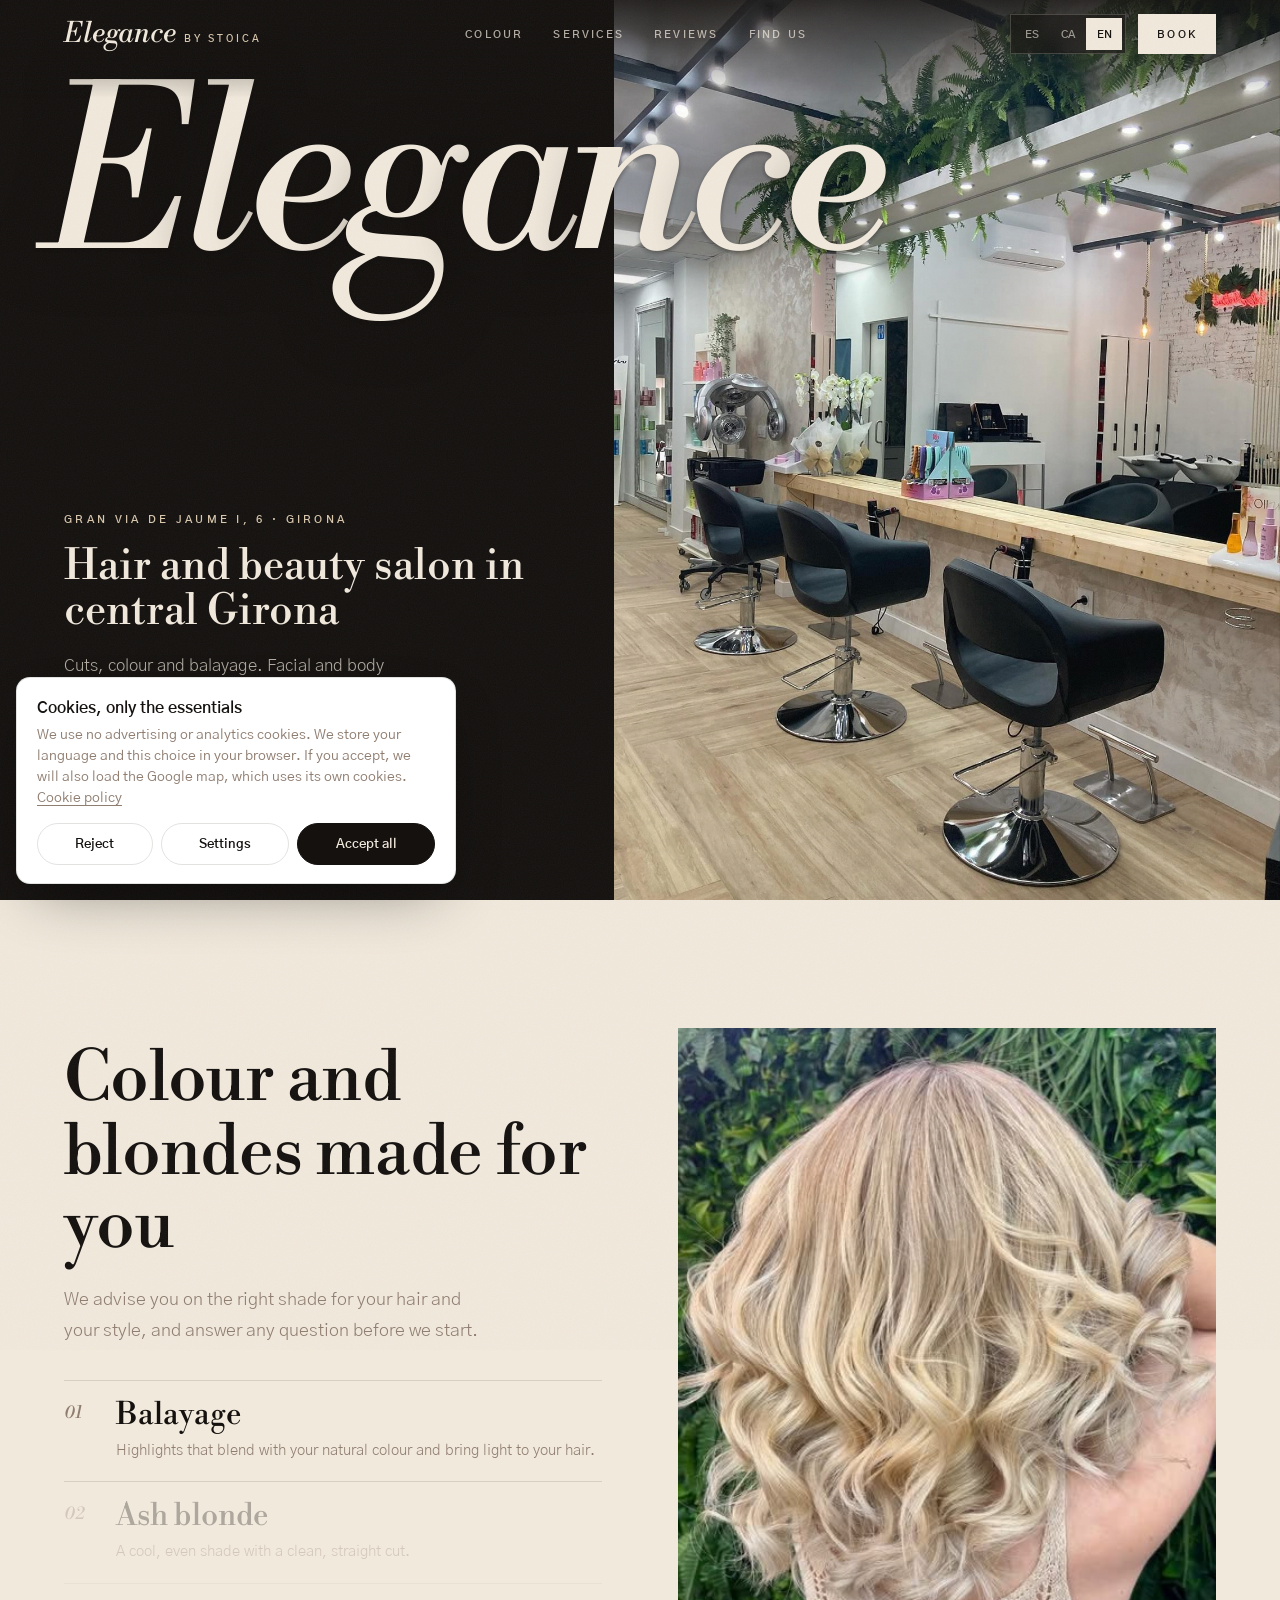
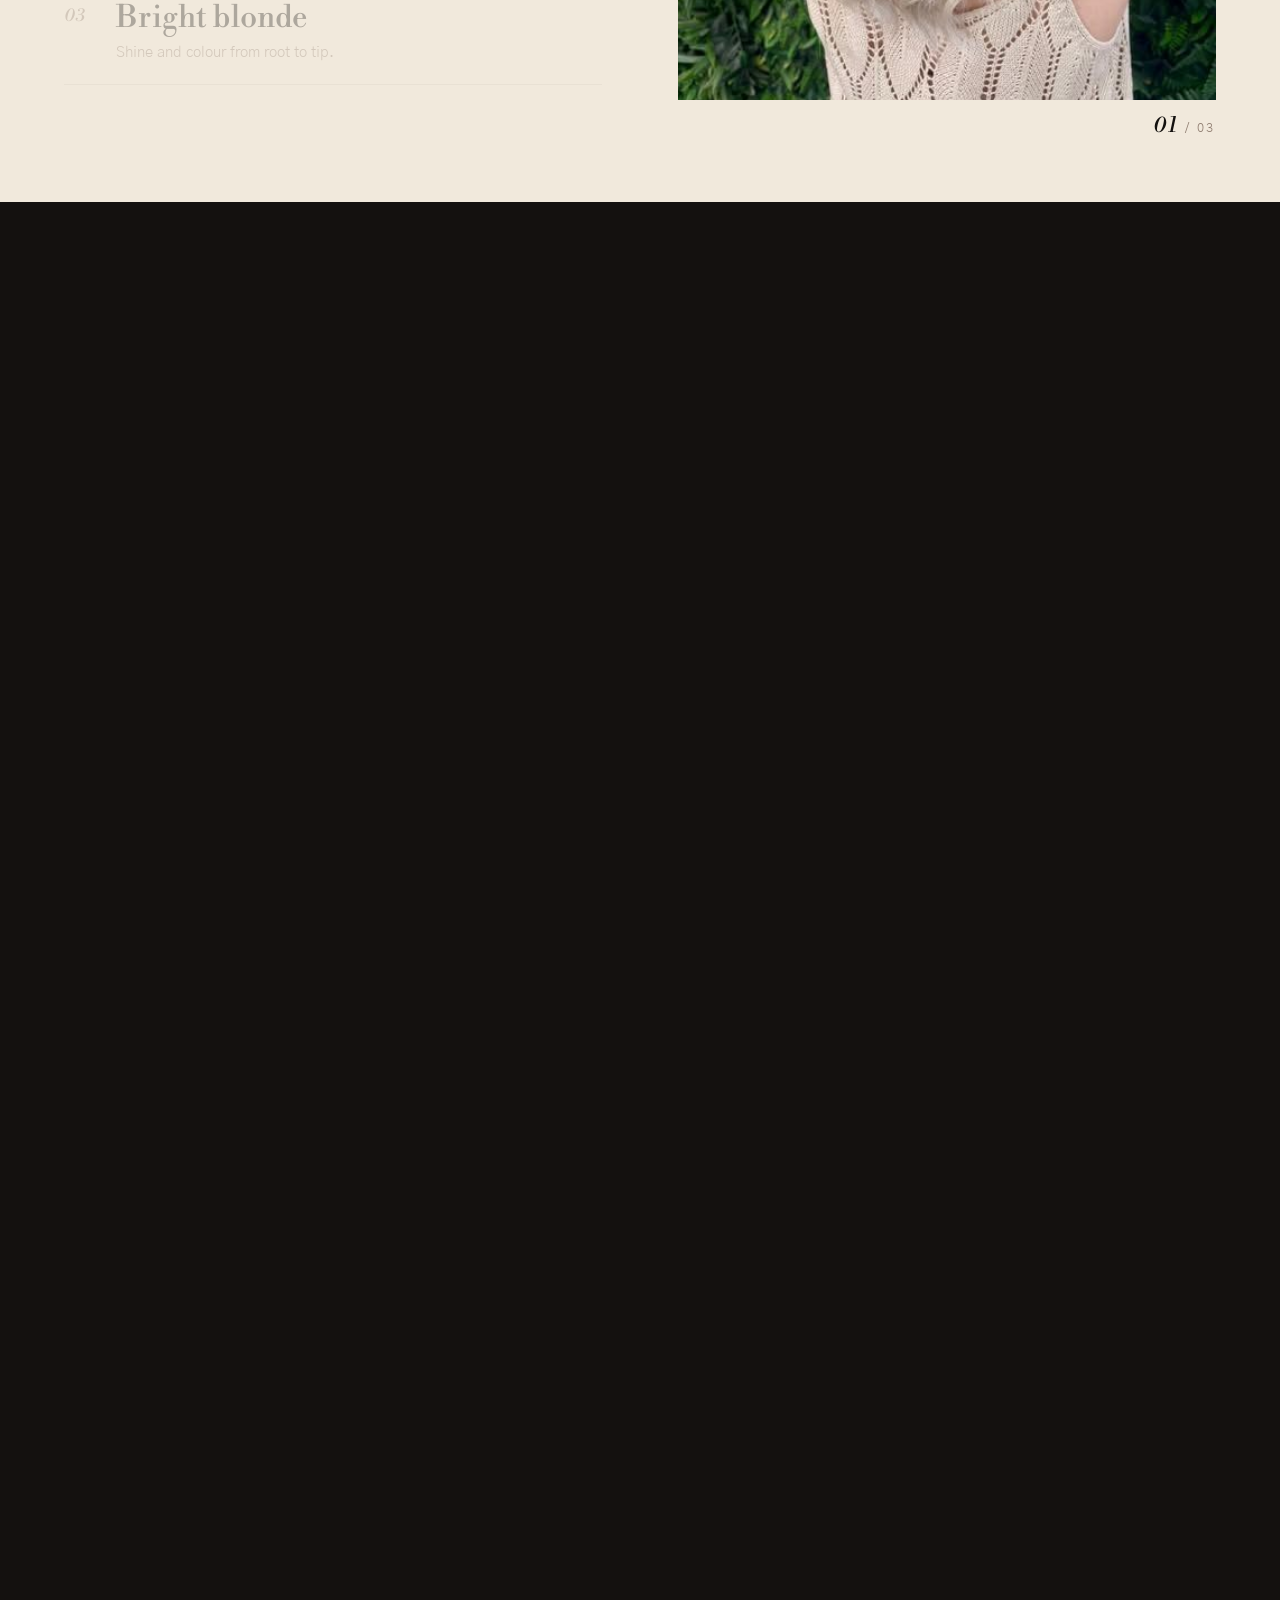
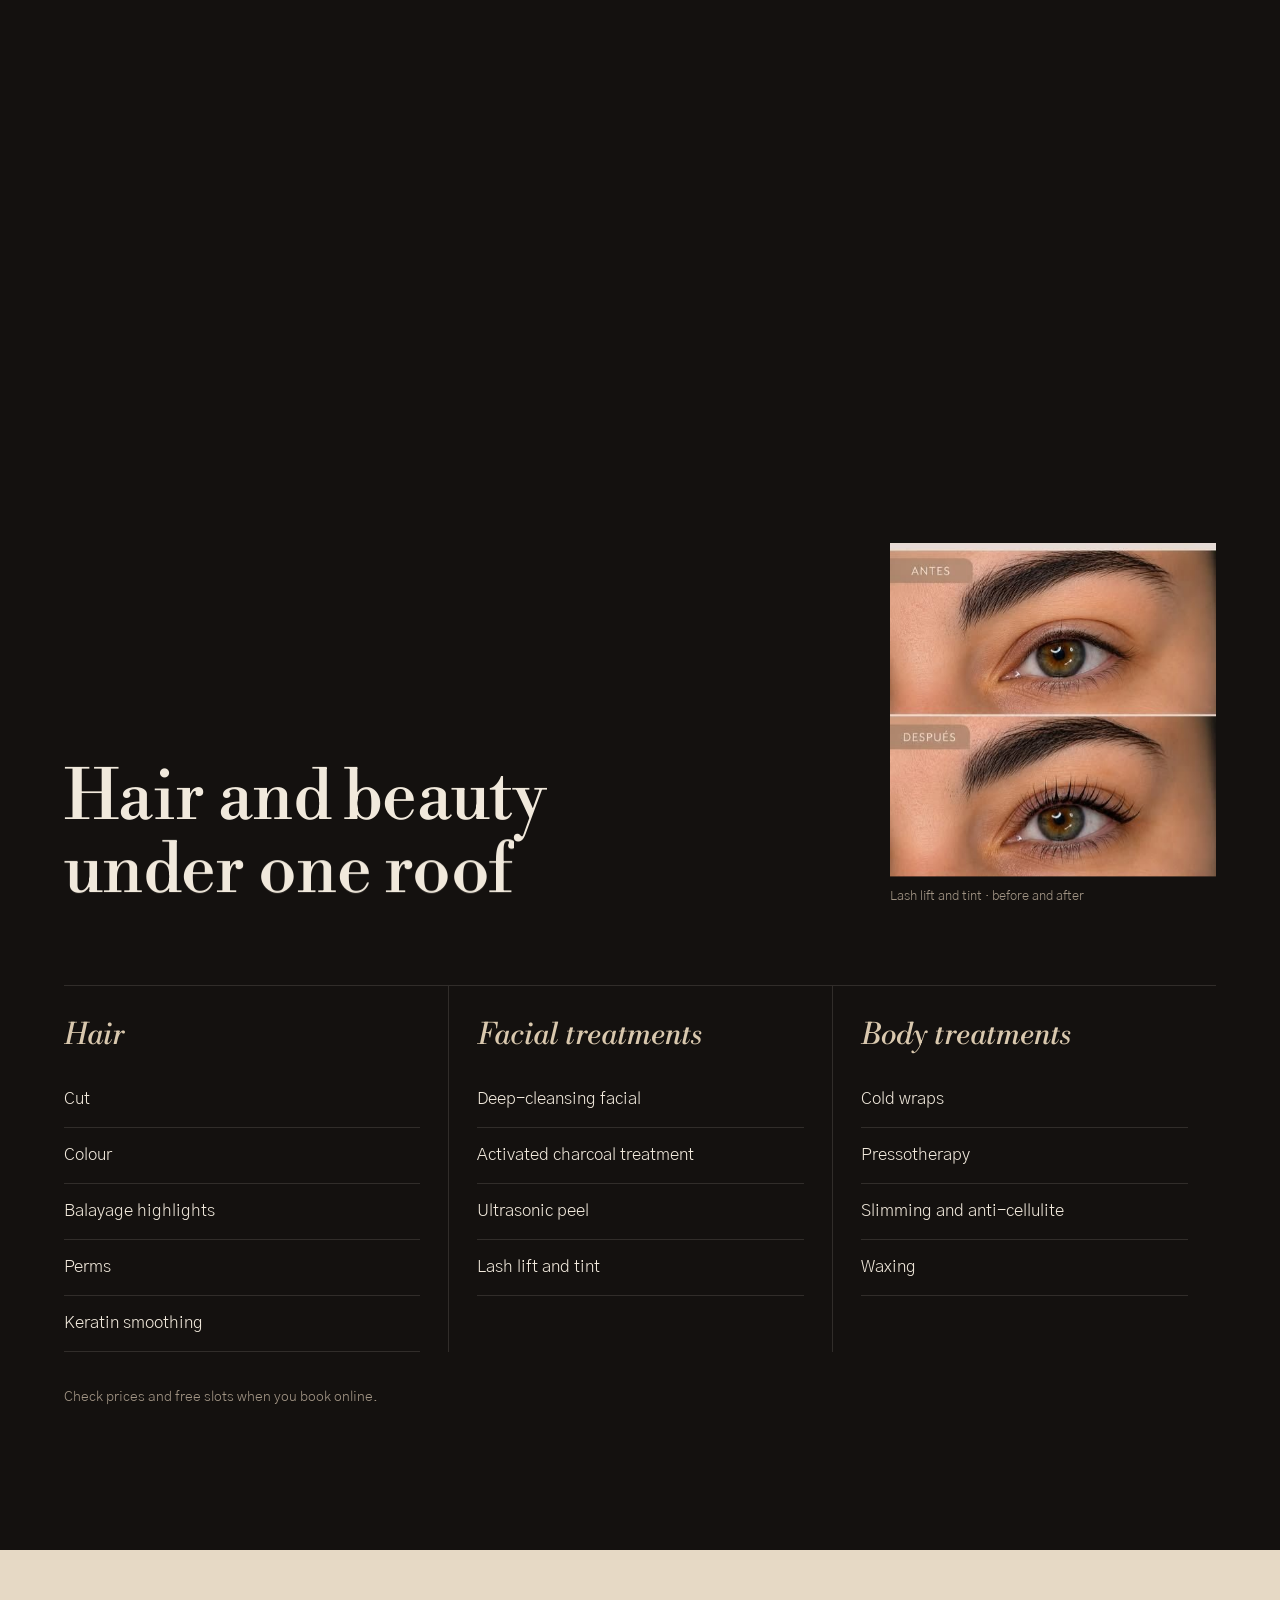
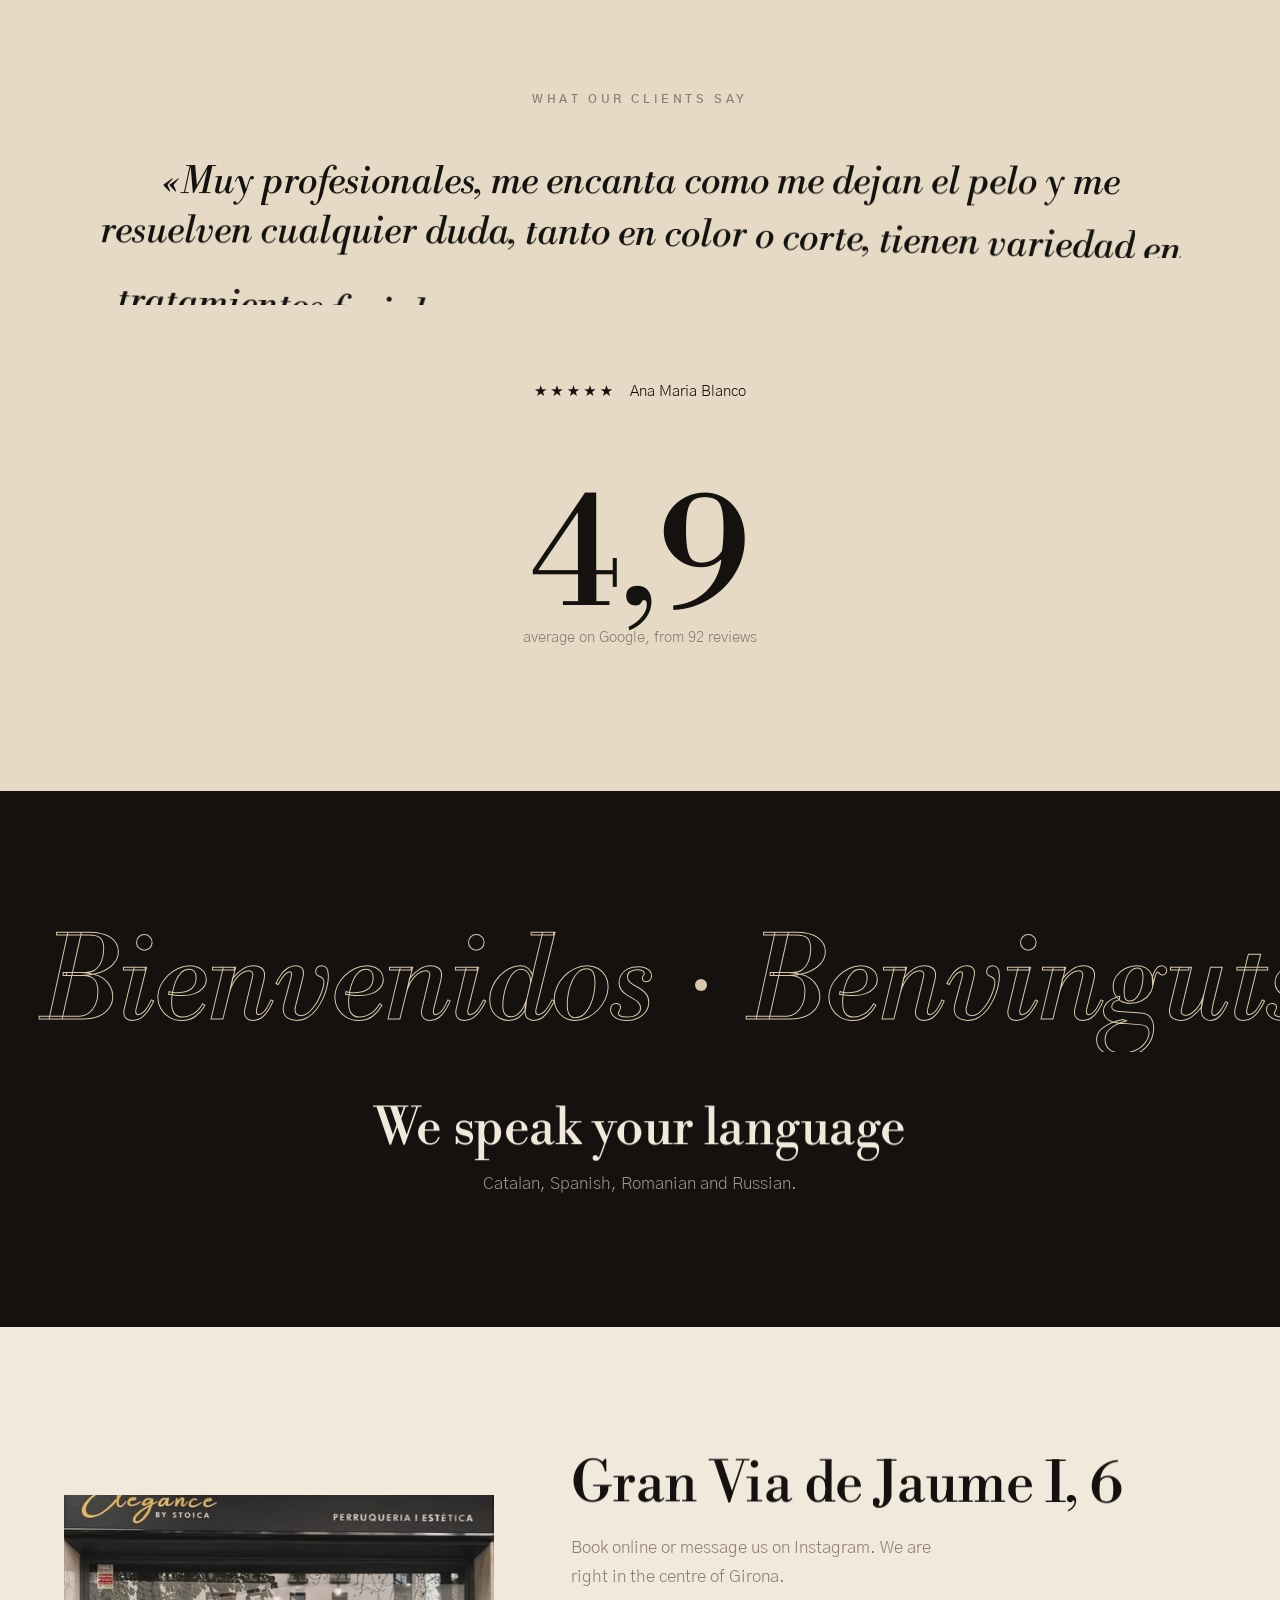
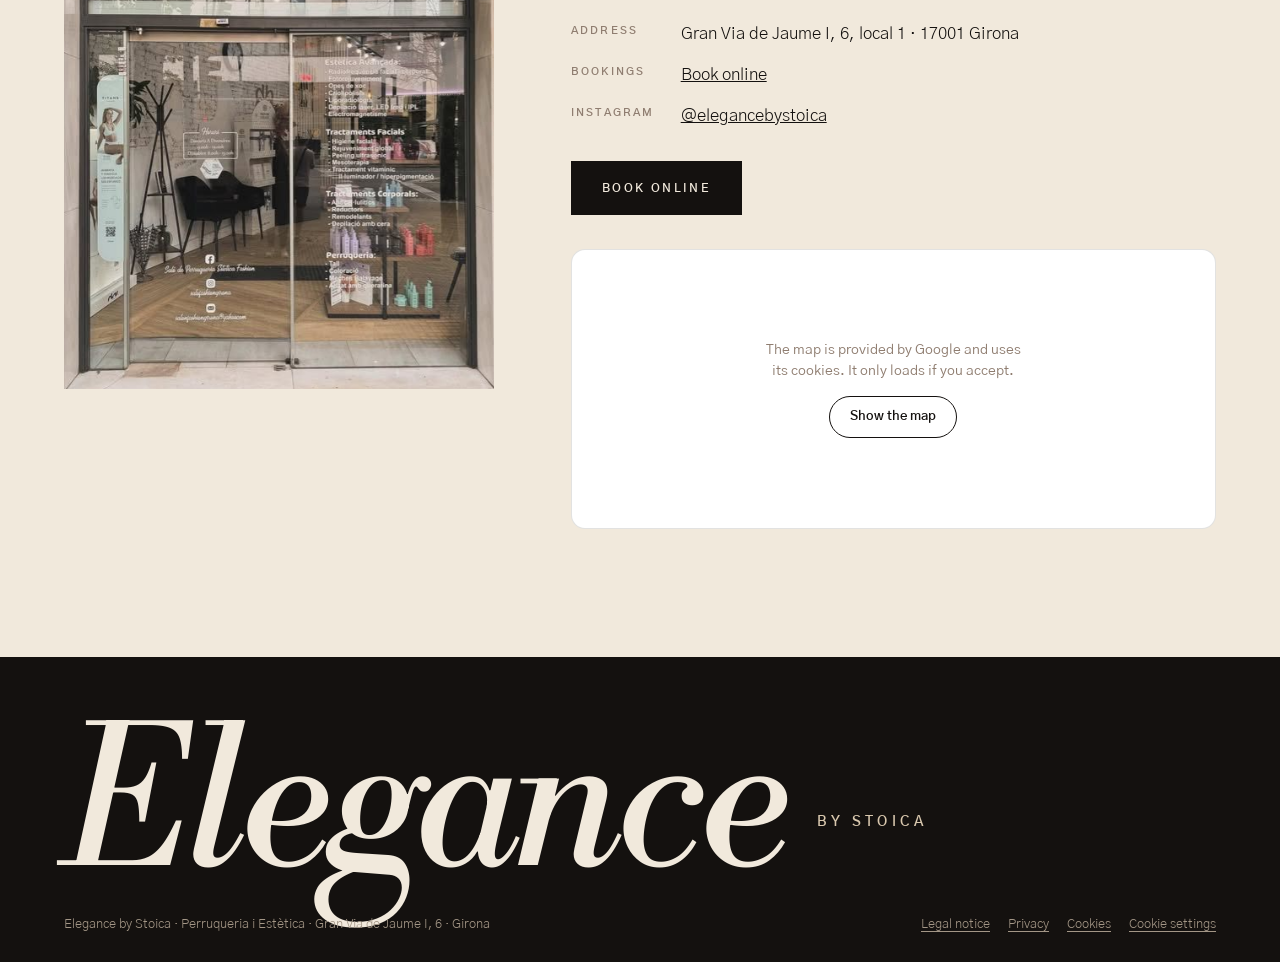
<file: index.html>
<!doctype html>
<html lang="es">
<head>
<meta charset="utf-8">
<meta name="viewport" content="width=device-width, initial-scale=1, viewport-fit=cover">
<title>Elegance by Stoica · Peluquería y estética en Girona</title>
<meta name="description" content="Elegance by Stoica, Gran Via de Jaume I 6, Girona. Peluquería (corte, color, balayage, permanentes, queratina) y tratamientos faciales y corporales. Te atendemos en catalán, castellano, rumano y ruso. 4,9 en Google.">
<meta name="theme-color" content="#14110f">
<link rel="icon" href="assets/favicon.svg" type="image/svg+xml">
<link rel="alternate" hreflang="es" href="?lang=es"><link rel="alternate" hreflang="ca" href="?lang=ca"><link rel="alternate" hreflang="en" href="?lang=en">
<meta property="og:title" content="Elegance by Stoica · Girona">
<meta property="og:description" content="Peluquería y estética en la Gran Via de Jaume I. Reserva online.">
<meta property="og:image" content="assets/img/salon.jpg">
<script>document.documentElement.classList.add('js')</script>
<link rel="stylesheet" href="css/fonts.css">
<link rel="stylesheet" href="css/premium.css">
<link rel="stylesheet" href="css/style.css">
<link rel="stylesheet" href="css/legal.css">
<script type="application/ld+json">
{"@context":"https://schema.org","@type":"HairSalon","name":"Elegance by Stoica","address":{"@type":"PostalAddress","streetAddress":"Gran Via de Jaume I, 6, local 1","postalCode":"17001","addressLocality":"Girona","addressRegion":"Girona","addressCountry":"ES"},"aggregateRating":{"@type":"AggregateRating","ratingValue":"4.9","reviewCount":"92"},"sameAs":["https://www.instagram.com/elegancebystoica/"],"knowsLanguage":["ca","es","ro","ru"]}
</script>
</head>
<body class="grain">
<a class="skip" href="#main" data-i18n="skip">Saltar al contenido</a>

<header class="top">
  <a class="brand" href="#main" aria-label="Elegance by Stoica, inicio"><em>Elegance</em><small>by Stoica</small></a>
  <nav class="nav" aria-label="Principal">
    <a href="#color" data-i18n="n1">Color</a>
    <a href="#servicios" data-i18n="n2">Servicios</a>
    <a href="#opiniones" data-i18n="n3">Opiniones</a>
    <a href="#visita" data-i18n="n4">Dónde estamos</a>
  </nav>
  <div class="top-r">
    <div class="langs" role="group" aria-label="Idioma"><button type="button" data-lang="es">ES</button><button type="button" data-lang="ca">CA</button><button type="button" data-lang="en">EN</button></div>
    <a class="btn btn-sm" href="https://micentro.estetical.es/centro/elegance-by-stoica" target="_blank" rel="noopener" data-mag data-i18n="book">Reservar</a>
  </div>
</header>

<main id="main">
  <!-- PORTADA: el salón aparece en lamas que se abren como una persiana -->
  <section class="hero" id="hero" aria-labelledby="h1">
    <div class="slats" id="slats" aria-hidden="true"></div>
    <p class="word" aria-hidden="true"><span>E</span><span>l</span><span>e</span><span>g</span><span>a</span><span>n</span><span>c</span><span>e</span></p>
    <div class="hero-in">
      <p class="eyebrow" data-hero data-d=".6">Gran Via de Jaume I, 6 · Girona</p>
      <h1 id="h1" data-split data-hero data-d=".7" data-i18n="h1">Peluquería y estética en el centro de Girona</h1>
      <p class="hero-p" data-hero data-d=".9" data-i18n="hp">Corte, color y balayage. Tratamientos faciales y corporales. Resaltamos tu belleza.</p>
      <div class="hero-cta" data-hero data-d="1">
        <a class="btn" href="https://micentro.estetical.es/centro/elegance-by-stoica" target="_blank" rel="noopener" data-mag data-i18n="bookOn">Reservar online</a>
        <a class="btn btn-line" href="#servicios" data-mag data-i18n="see">Ver servicios</a>
      </div>
      <div class="hero-meta" data-hero data-d="1.1">
        <p class="rate"><b>4,9</b> <span data-i18n="rate">en Google · 92 reseñas</span></p>
        <ul class="tongues" aria-label="Idiomas en los que te atendemos" data-i18n-attr="aria-label:tL"><li>CA</li><li>ES</li><li>RO</li><li>RU</li></ul>
      </div>
    </div>
  </section>

  <!-- COLOR: tres rubios que se suceden al hacer scroll -->
  <section class="color" id="color" aria-labelledby="c-h">
    <div class="c-pin">
      <div class="c-txt">
        <h2 id="c-h" data-split data-i18n="ch">Color y rubios a tu medida</h2>
        <p class="c-p" data-up data-i18n="cp">Te asesoramos según tu tono, tu pelo y tu estilo, y te resolvemos cualquier duda antes de empezar.</p>
        <ol class="tones" id="tones">
          <li class="on"><span>01</span><h3>Balayage</h3><p data-i18n="t1p">Mechas que se funden con tu color natural y dan luz al pelo.</p></li>
          <li><span>02</span><h3 data-i18n="t2">Rubio ceniza</h3><p data-i18n="t2p">Un tono frío y uniforme, con un corte recto y limpio.</p></li>
          <li><span>03</span><h3 data-i18n="t3">Rubio luminoso</h3><p data-i18n="t3p">Brillo y color de raíz a puntas.</p></li>
        </ol>
      </div>
      <div class="c-stage" id="stage">
        <figure class="st on"><img src="assets/img/ondas-rubias.jpg" alt="Melena rubia con balayage y ondas" width="480" height="640" loading="lazy" data-i18n-attr="alt:a1"></figure>
        <figure class="st"><img src="assets/img/bob-rubio.jpg" alt="Media melena recta en rubio ceniza" width="512" height="640" loading="lazy" data-i18n-attr="alt:a2"></figure>
        <figure class="st"><img src="assets/img/liso-rubio.jpg" alt="Pelo largo, liso y rubio con brillo" width="488" height="640" loading="lazy" data-i18n-attr="alt:a3"></figure>
        <p class="st-n" aria-hidden="true"><b id="stN">01</b> / 03</p>
      </div>
    </div>
  </section>

  <!-- SERVICIOS: la carta del centro -->
  <section class="servicios" id="servicios" aria-labelledby="s-h">
    <div class="s-head">
      <h2 id="s-h" data-split data-i18n="sh">Peluquería y estética en el mismo centro</h2>
      <figure class="s-img" data-img><img src="assets/img/pestanas.jpg" alt="Antes y después de un lifting y tinte de pestañas" width="480" height="490" loading="lazy" data-i18n-attr="alt:lA"><figcaption data-i18n="lC">Lifting y tinte de pestañas · antes y después</figcaption></figure>
    </div>
    <div class="carta">
      <div class="col" data-up>
        <h3 data-i18n="k1">Peluquería</h3>
        <ul><li data-i18n="k1a">Corte</li><li data-i18n="k1e">Color</li><li data-i18n="k1b">Mechas balayage</li><li data-i18n="k1c">Permanentes</li><li data-i18n="k1d">Alisado con queratina</li></ul>
      </div>
      <div class="col" data-up=".08">
        <h3 data-i18n="k2">Tratamientos faciales</h3>
        <ul><li data-i18n="k2a">Higiene facial</li><li data-i18n="k2b">Tratamiento con carbón activo</li><li data-i18n="k2c">Peeling ultrasónico</li><li data-i18n="k2d">Lifting y tinte de pestañas</li></ul>
      </div>
      <div class="col" data-up=".16">
        <h3 data-i18n="k3">Tratamientos corporales</h3>
        <ul><li data-i18n="k3a">Vendas frías</li><li data-i18n="k3b">Presoterapia</li><li data-i18n="k3c">Reductores y anticelulíticos</li><li data-i18n="k3d">Depilación con cera</li></ul>
      </div>
      <p class="note" data-up data-i18n="note">Consulta precios y horas libres al reservar online.</p>
    </div>
  </section>

  <!-- OPINIONES -->
  <section class="opiniones" id="opiniones" aria-labelledby="o-h">
    <h2 id="o-h" class="o-h" data-up data-i18n="oh">Lo que dicen nuestras clientas</h2>
    <figure class="quote">
      <blockquote lang="es"><p data-split>«Muy profesionales, me encanta como me dejan el pelo y me resuelven cualquier duda, tanto en color o corte, tienen variedad en tratamientos faciales, corporales... centro bonito y limpio. El trato muy bueno y cercano con el cliente.. Recomendado al 100 %»</p></blockquote>
      <figcaption data-up><span class="stars" aria-label="5 de 5" data-i18n-attr="aria-label:st">★★★★★</span> Ana Maria Blanco</figcaption>
    </figure>
    <p class="o-rate" data-up><b>4,9</b><span data-i18n="oR">de media en Google, con 92 reseñas</span></p>
  </section>

  <!-- IDIOMAS -->
  <section class="idiomas" aria-labelledby="i-h">
    <div class="mq" aria-hidden="true"><div class="mq-t"><span>Bienvenidos</span><i></i><span>Benvinguts</span><i></i><span>Bine ați venit</span><i></i><span>Добро пожаловать</span><i></i><span>Welcome</span><i></i></div></div>
    <div class="i-txt">
      <h2 id="i-h" data-split data-i18n="ih">Te atendemos en tu idioma</h2>
      <p data-up data-i18n="ip">Catalán, castellano, rumano y ruso.</p>
    </div>
  </section>

  <!-- VISITA -->
  <section class="visita" id="visita" aria-labelledby="v-h">
    <figure class="v-img" data-img><img src="assets/img/fachada.jpg" alt="La fachada de Elegance by Stoica, con el rótulo negro sobre la entrada" width="515" height="640" loading="lazy" data-i18n-attr="alt:vA"></figure>
    <div class="v-txt">
      <h2 id="v-h" data-split>Gran Via de Jaume I, 6</h2>
      <p data-up data-i18n="vp">Reserva tu cita online o escríbenos por Instagram. Estamos en pleno centro de Girona.</p>
      <dl>
        <dt data-i18n="d1">Dirección</dt><dd>Gran Via de Jaume I, 6, local 1 · 17001 Girona</dd>
        <dt data-i18n="d2">Reservas</dt><dd><a href="https://micentro.estetical.es/centro/elegance-by-stoica" target="_blank" rel="noopener" data-i18n="d2v">Reserva online</a></dd>
        <dt>Instagram</dt><dd><a href="https://www.instagram.com/elegancebystoica/" target="_blank" rel="noopener">@elegancebystoica</a></dd>
      </dl>
      <a class="btn" href="https://micentro.estetical.es/centro/elegance-by-stoica" target="_blank" rel="noopener" data-mag data-i18n="bookOn">Reservar online</a>
      <div class="cc-map v-map" data-src="https://www.google.com/maps?q=Elegance+by+Stoica,+Gran+Via+de+Jaume+I+6,+17001+Girona&output=embed" data-title="Mapa: Elegance by Stoica"></div>
    </div>
  </section>
</main>

<footer class="foot">
  <p class="foot-word" aria-hidden="true"><em>Elegance</em> <span>by Stoica</span></p>
  <div class="foot-row">
    <p>Elegance by Stoica · Perruqueria i Estètica · Gran Via de Jaume I, 6 · Girona</p>
    <nav class="foot-links" aria-label="Información legal">
      <a href="aviso-legal.html" data-i18n="lg1">Aviso legal</a>
      <a href="privacidad.html" data-i18n="lg2">Privacidad</a>
      <a href="cookies.html" data-i18n="lg3">Cookies</a>
      <button type="button" data-cookies-open data-i18n="lg4">Configurar cookies</button>
    </nav>
  </div>
</footer>

<script src="js/lang.js"></script>
<script src="js/i18n.js" data-site="elegance-by-stoica"></script>
<script src="js/consent.js" data-site="elegance-by-stoica"></script>
<script src="js/vendor/gsap.min.js"></script>
<script src="js/vendor/ScrollTrigger.min.js"></script>
<script src="js/vendor/lenis.min.js"></script>
<script src="js/premium.js"></script>
<script src="js/main.js"></script>
</body>
</html>
</file>
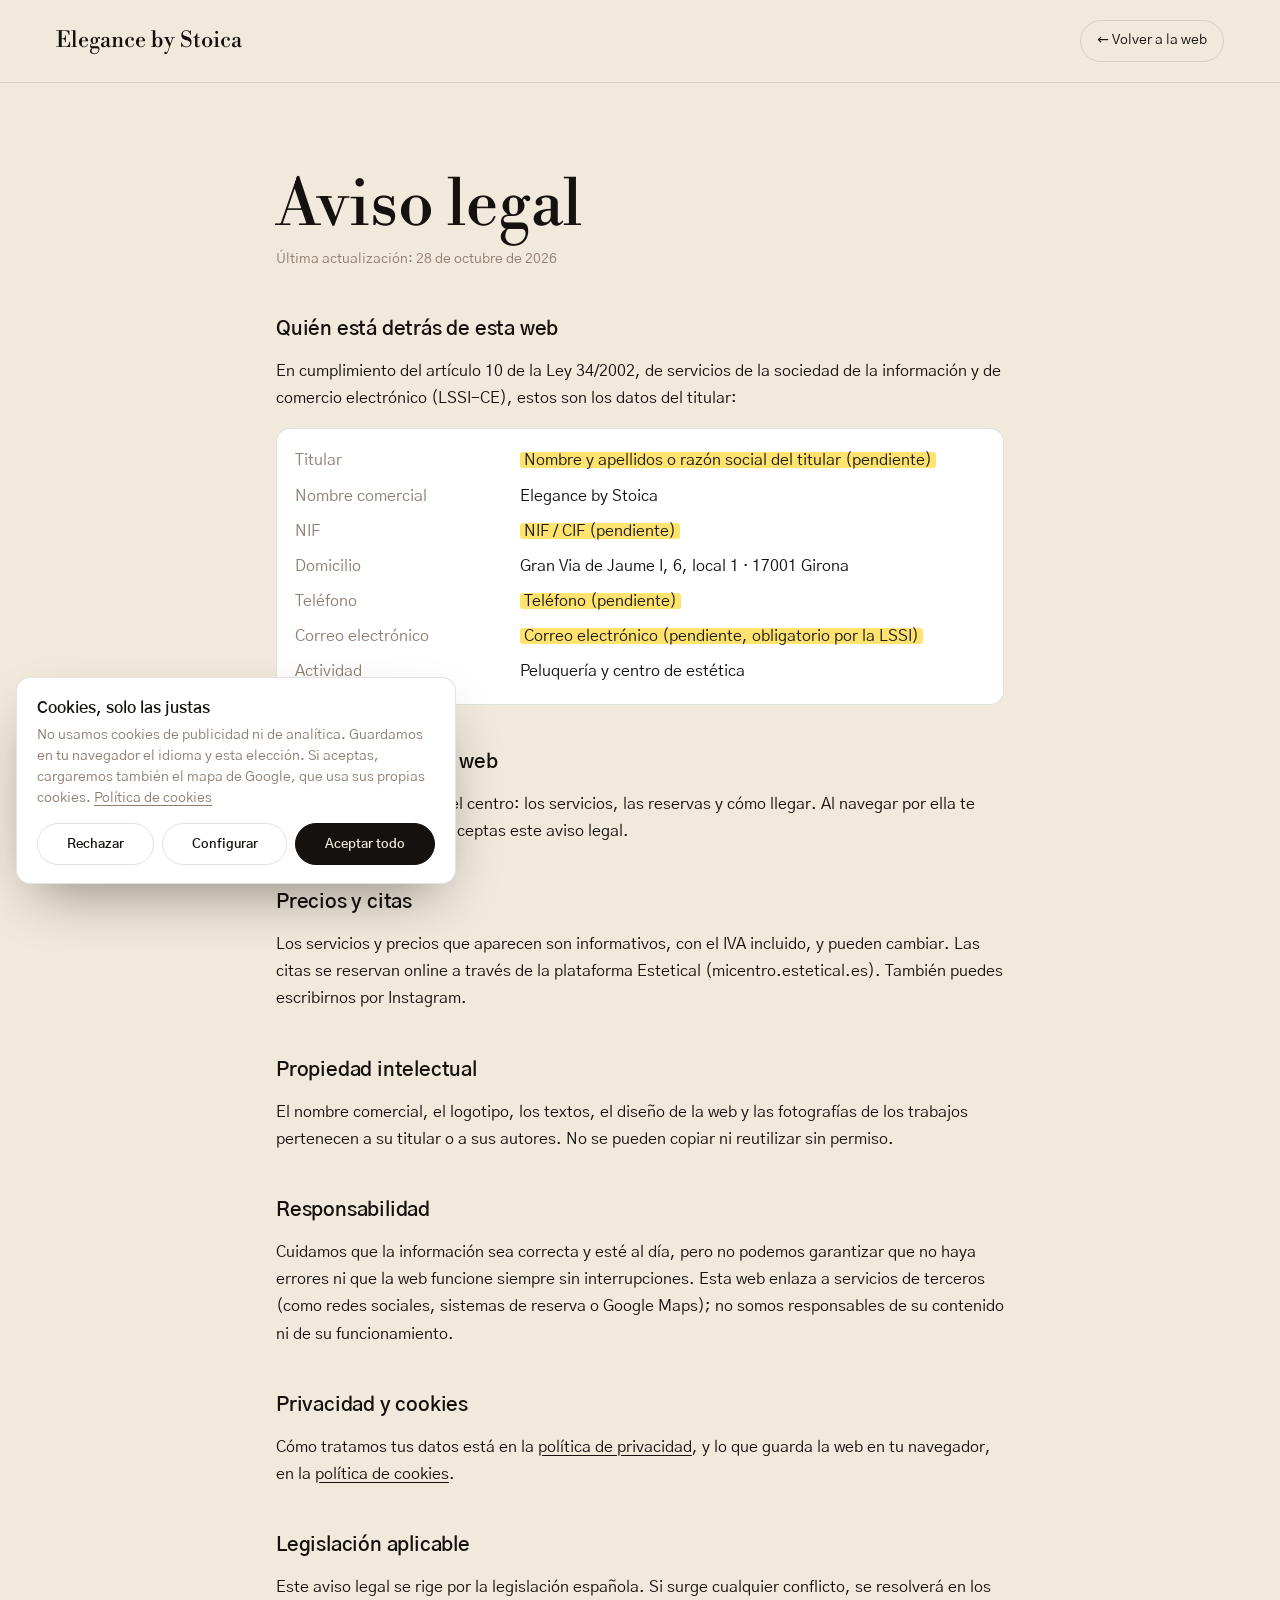
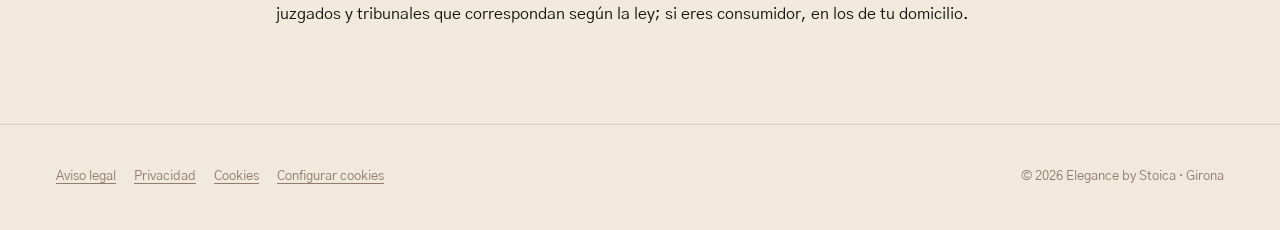
<file: aviso-legal.html>
<!doctype html>
<html lang="es">
<head>
<meta charset="utf-8">
<meta name="viewport" content="width=device-width, initial-scale=1, viewport-fit=cover">
<title>Aviso legal · Elegance by Stoica</title>
<meta name="robots" content="noindex, follow">
<meta name="theme-color" content="#14110f">
<link rel="icon" href="assets/favicon.svg" type="image/svg+xml">
<link rel="stylesheet" href="css/fonts.css">
<link rel="stylesheet" href="css/premium.css">
<link rel="stylesheet" href="css/style.css">
<link rel="stylesheet" href="css/legal.css">
</head>
<body class="legal-page">
<header class="legal-top">
  <a class="legal-brand" href="./">Elegance by Stoica</a>
  <a class="legal-back" href="./">&larr; Volver a la web</a>
</header>
<main class="legal">
  <h1>Aviso legal</h1>
  <p class="upd">Última actualización: 28 de octubre de 2026</p>

  <h2>Quién está detrás de esta web</h2>
  <p>En cumplimiento del artículo 10 de la Ley 34/2002, de servicios de la sociedad de la información y de comercio electrónico (LSSI-CE), estos son los datos del titular:</p>
  <dl>
    <dt>Titular</dt><dd><mark>Nombre y apellidos o razón social del titular (pendiente)</mark></dd>
    <dt>Nombre comercial</dt><dd>Elegance by Stoica</dd>
    <dt>NIF</dt><dd><mark>NIF / CIF (pendiente)</mark></dd>
    <dt>Domicilio</dt><dd>Gran Via de Jaume I, 6, local 1 · 17001 Girona</dd>
    <dt>Teléfono</dt><dd><mark>Teléfono (pendiente)</mark></dd>
    <dt>Correo electrónico</dt><dd><mark>Correo electrónico (pendiente, obligatorio por la LSSI)</mark></dd>
    <dt>Actividad</dt><dd>Peluquería y centro de estética</dd>
  </dl>

  <h2>Para qué sirve esta web</h2>
  <p>Esta web informa sobre el centro: los servicios, las reservas y cómo llegar. Al navegar por ella te conviertes en usuario y aceptas este aviso legal.</p>

  <h2>Precios y citas</h2>
  <p>Los servicios y precios que aparecen son informativos, con el IVA incluido, y pueden cambiar. Las citas se reservan online a través de la plataforma Estetical (micentro.estetical.es). También puedes escribirnos por Instagram.</p>

  <h2>Propiedad intelectual</h2>
  <p>El nombre comercial, el logotipo, los textos, el diseño de la web y las fotografías de los trabajos pertenecen a su titular o a sus autores. No se pueden copiar ni reutilizar sin permiso.</p>

  <h2>Responsabilidad</h2>
  <p>Cuidamos que la información sea correcta y esté al día, pero no podemos garantizar que no haya errores ni que la web funcione siempre sin interrupciones. Esta web enlaza a servicios de terceros (como redes sociales, sistemas de reserva o Google Maps); no somos responsables de su contenido ni de su funcionamiento.</p>

  <h2>Privacidad y cookies</h2>
  <p>Cómo tratamos tus datos está en la <a href="privacidad.html">política de privacidad</a>, y lo que guarda la web en tu navegador, en la <a href="cookies.html">política de cookies</a>.</p>

  <h2>Legislación aplicable</h2>
  <p>Este aviso legal se rige por la legislación española. Si surge cualquier conflicto, se resolverá en los juzgados y tribunales que correspondan según la ley; si eres consumidor, en los de tu domicilio.</p>
</main>
<footer class="legal-foot">
  <nav class="legal-links" aria-label="Información legal">
    <a href="aviso-legal.html" aria-current="page">Aviso legal</a>
    <a href="privacidad.html">Privacidad</a>
    <a href="cookies.html">Cookies</a>
    <button type="button" data-cookies-open>Configurar cookies</button>
  </nav>
  <p>© 2026 Elegance by Stoica · Girona</p>
</footer>
<script src="js/consent.js" data-site="elegance-by-stoica"></script>
</body>
</html>
</file>
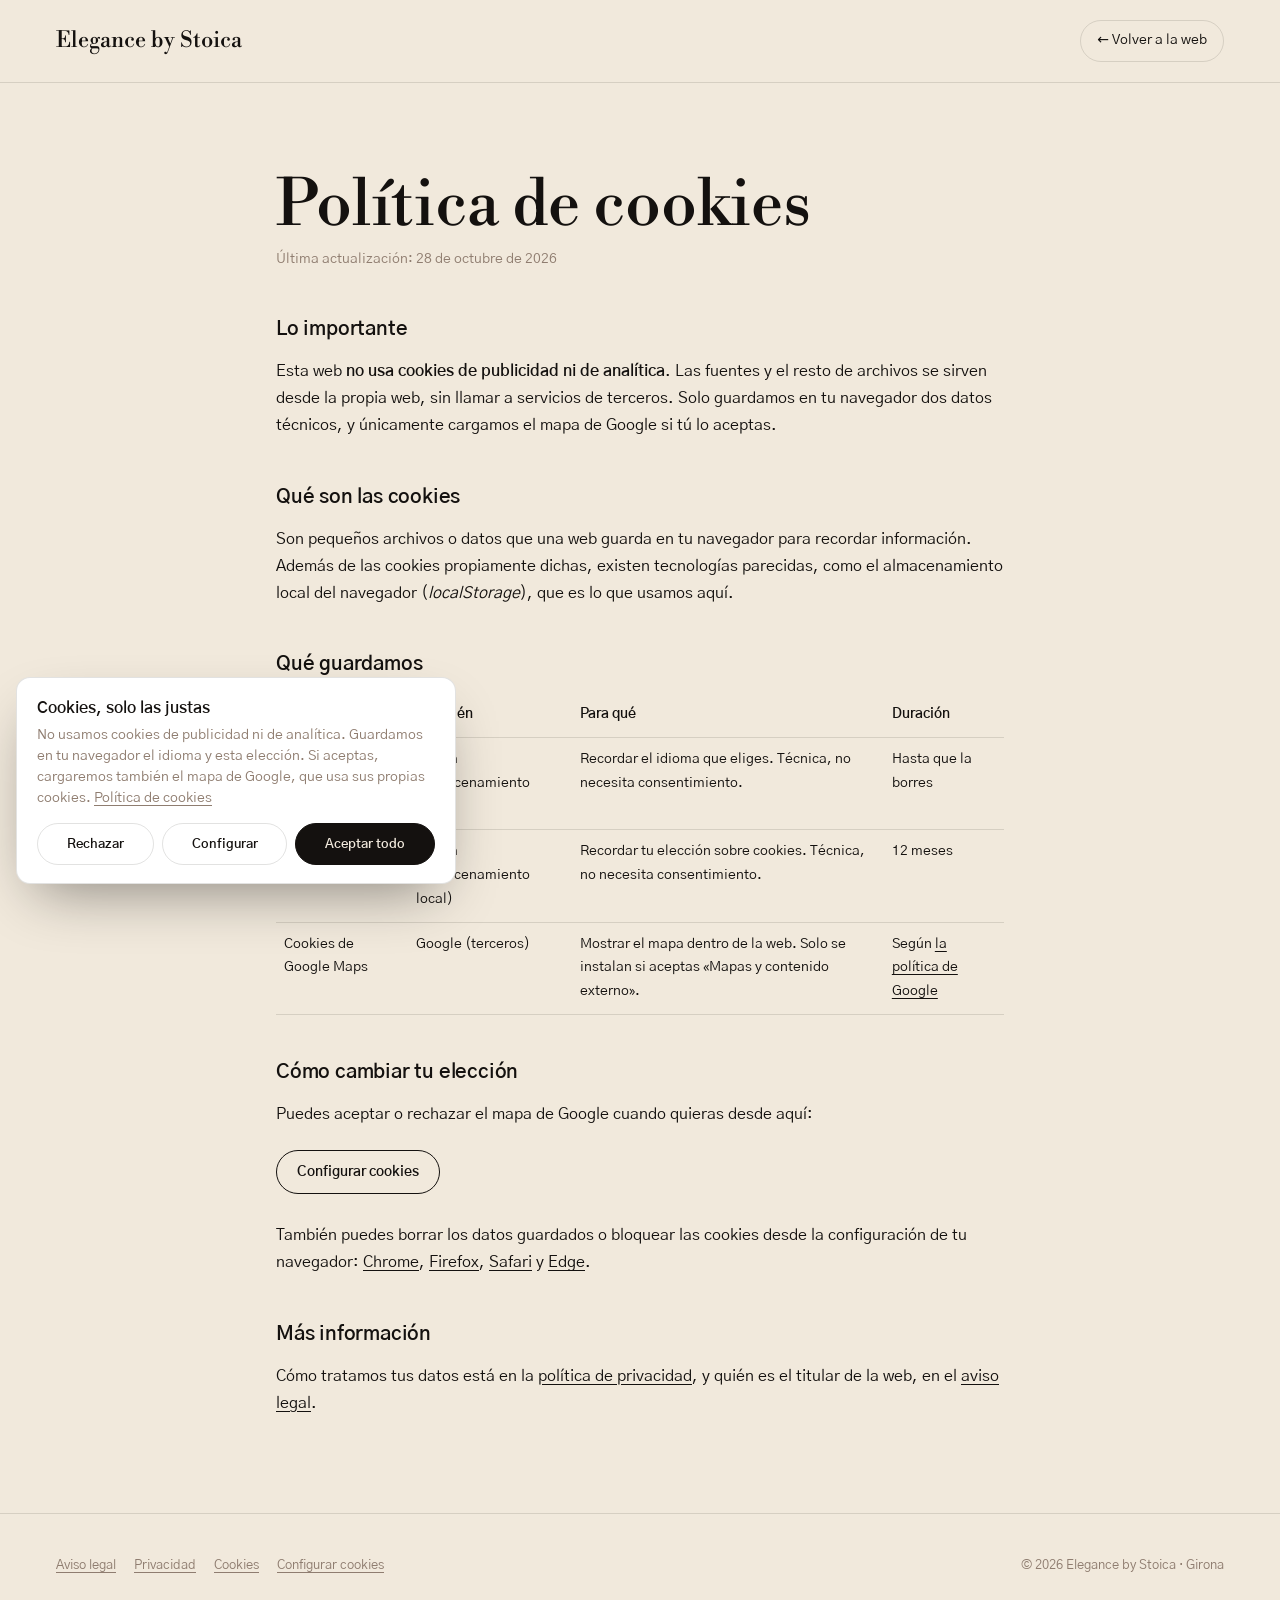
<file: cookies.html>
<!doctype html>
<html lang="es">
<head>
<meta charset="utf-8">
<meta name="viewport" content="width=device-width, initial-scale=1, viewport-fit=cover">
<title>Política de cookies · Elegance by Stoica</title>
<meta name="robots" content="noindex, follow">
<meta name="theme-color" content="#14110f">
<link rel="icon" href="assets/favicon.svg" type="image/svg+xml">
<link rel="stylesheet" href="css/fonts.css">
<link rel="stylesheet" href="css/premium.css">
<link rel="stylesheet" href="css/style.css">
<link rel="stylesheet" href="css/legal.css">
</head>
<body class="legal-page">
<header class="legal-top">
  <a class="legal-brand" href="./">Elegance by Stoica</a>
  <a class="legal-back" href="./">&larr; Volver a la web</a>
</header>
<main class="legal">
  <h1>Política de cookies</h1>
  <p class="upd">Última actualización: 28 de octubre de 2026</p>

  <h2>Lo importante</h2>
  <p>Esta web <strong>no usa cookies de publicidad ni de analítica</strong>. Las fuentes y el resto de archivos se sirven desde la propia web, sin llamar a servicios de terceros. Solo guardamos en tu navegador dos datos técnicos, y únicamente cargamos el mapa de Google si tú lo aceptas.</p>

  <h2>Qué son las cookies</h2>
  <p>Son pequeños archivos o datos que una web guarda en tu navegador para recordar información. Además de las cookies propiamente dichas, existen tecnologías parecidas, como el almacenamiento local del navegador (<em>localStorage</em>), que es lo que usamos aquí.</p>

  <h2>Qué guardamos</h2>
  <table>
    <thead><tr><th>Nombre</th><th>De quién</th><th>Para qué</th><th>Duración</th></tr></thead>
    <tbody>
      <tr><td>elegance-by-stoica-lang</td><td>Propia (almacenamiento local)</td><td>Recordar el idioma que eliges. Técnica, no necesita consentimiento.</td><td>Hasta que la borres</td></tr>
      <tr><td>elegance-by-stoica-consent</td><td>Propia (almacenamiento local)</td><td>Recordar tu elección sobre cookies. Técnica, no necesita consentimiento.</td><td>12 meses</td></tr>
      <tr><td>Cookies de Google Maps</td><td>Google (terceros)</td><td>Mostrar el mapa dentro de la web. Solo se instalan si aceptas «Mapas y contenido externo».</td><td>Según <a href="https://policies.google.com/technologies/cookies?hl=es" target="_blank" rel="noopener">la política de Google</a></td></tr>
    </tbody>
  </table>

  <h2>Cómo cambiar tu elección</h2>
  <p>Puedes aceptar o rechazar el mapa de Google cuando quieras desde aquí:</p>
  <button type="button" class="legal-btn" data-cookies-open>Configurar cookies</button>
  <p>También puedes borrar los datos guardados o bloquear las cookies desde la configuración de tu navegador:
    <a href="https://support.google.com/chrome/answer/95647?hl=es" target="_blank" rel="noopener">Chrome</a>,
    <a href="https://support.mozilla.org/es/kb/Borrar%20cookies" target="_blank" rel="noopener">Firefox</a>,
    <a href="https://support.apple.com/es-es/guide/safari/sfri11471/mac" target="_blank" rel="noopener">Safari</a> y
    <a href="https://support.microsoft.com/es-es/microsoft-edge/eliminar-las-cookies-en-microsoft-edge-63947406-40ac-c3b8-57b9-2a946a29ae09" target="_blank" rel="noopener">Edge</a>.</p>

  <h2>Más información</h2>
  <p>Cómo tratamos tus datos está en la <a href="privacidad.html">política de privacidad</a>, y quién es el titular de la web, en el <a href="aviso-legal.html">aviso legal</a>.</p>
</main>
<footer class="legal-foot">
  <nav class="legal-links" aria-label="Información legal">
    <a href="aviso-legal.html">Aviso legal</a>
    <a href="privacidad.html">Privacidad</a>
    <a href="cookies.html" aria-current="page">Cookies</a>
    <button type="button" data-cookies-open>Configurar cookies</button>
  </nav>
  <p>© 2026 Elegance by Stoica · Girona</p>
</footer>
<script src="js/consent.js" data-site="elegance-by-stoica"></script>
</body>
</html>
</file>
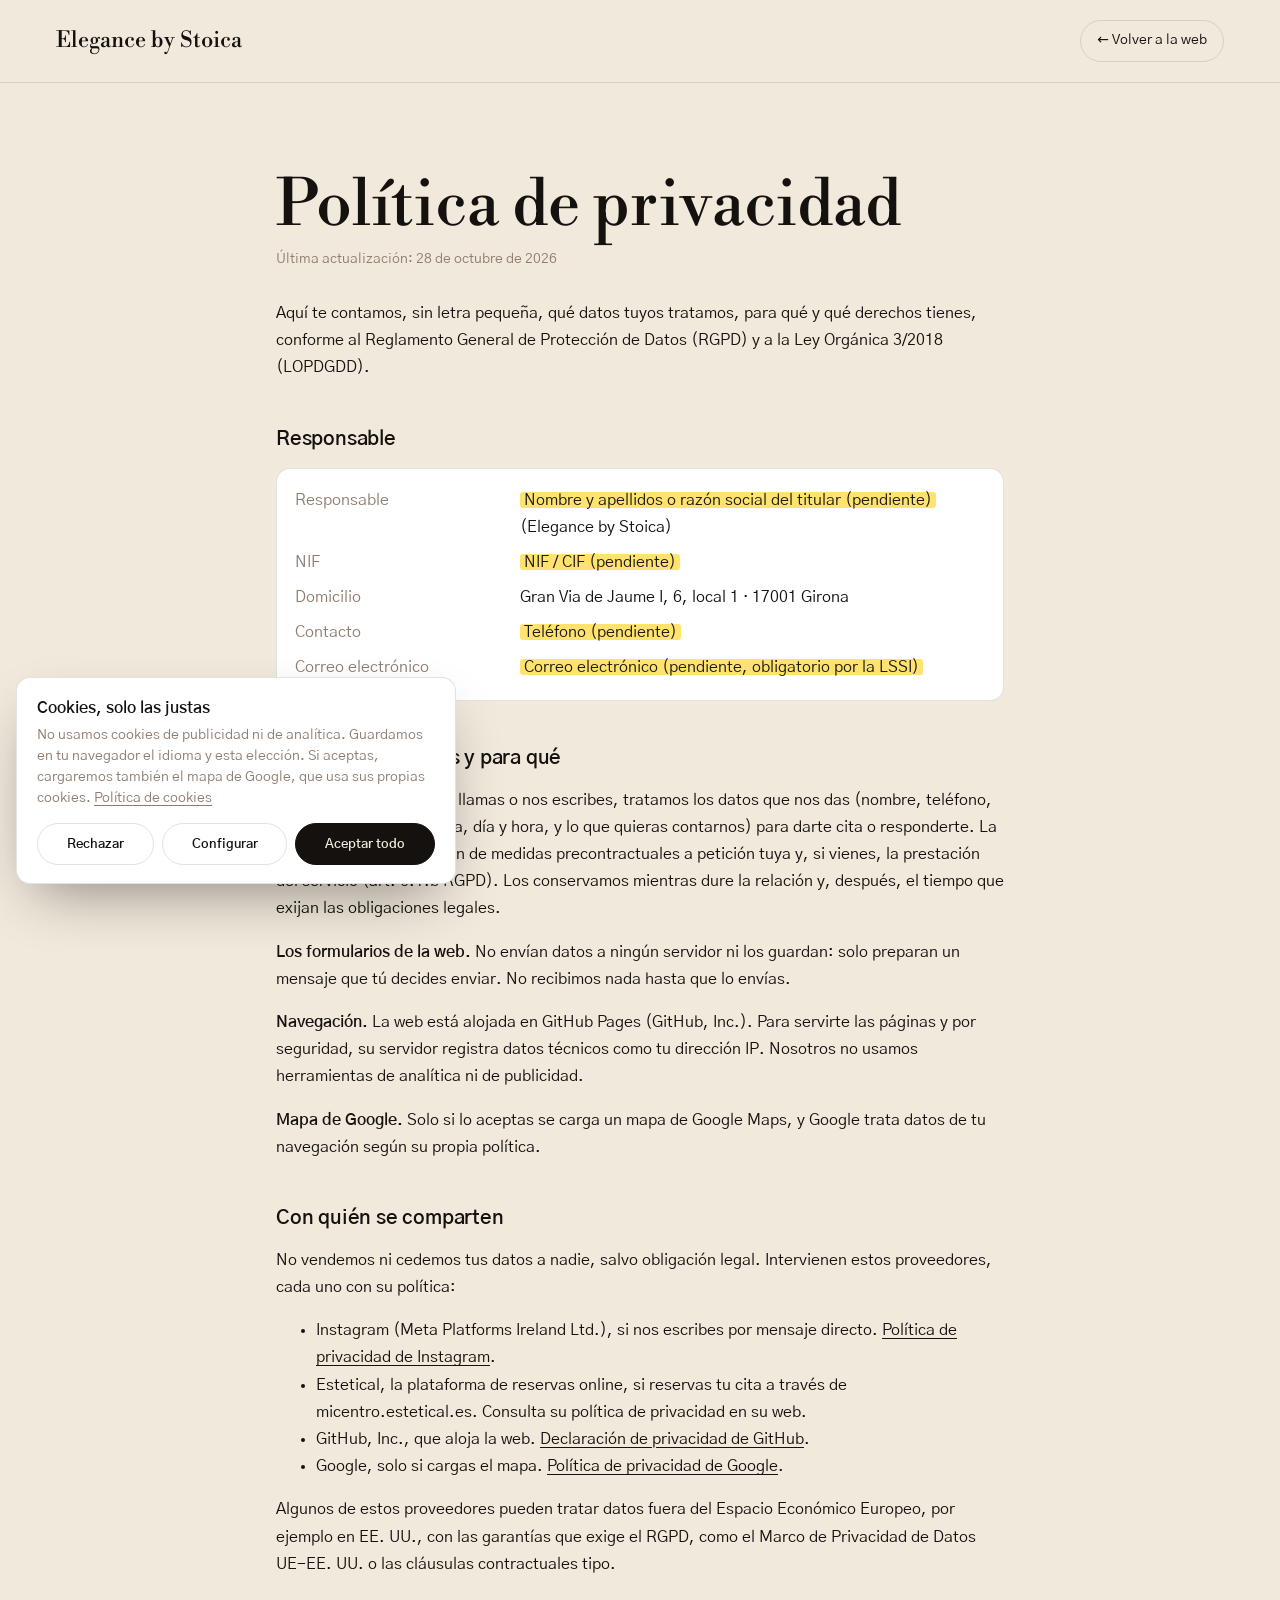
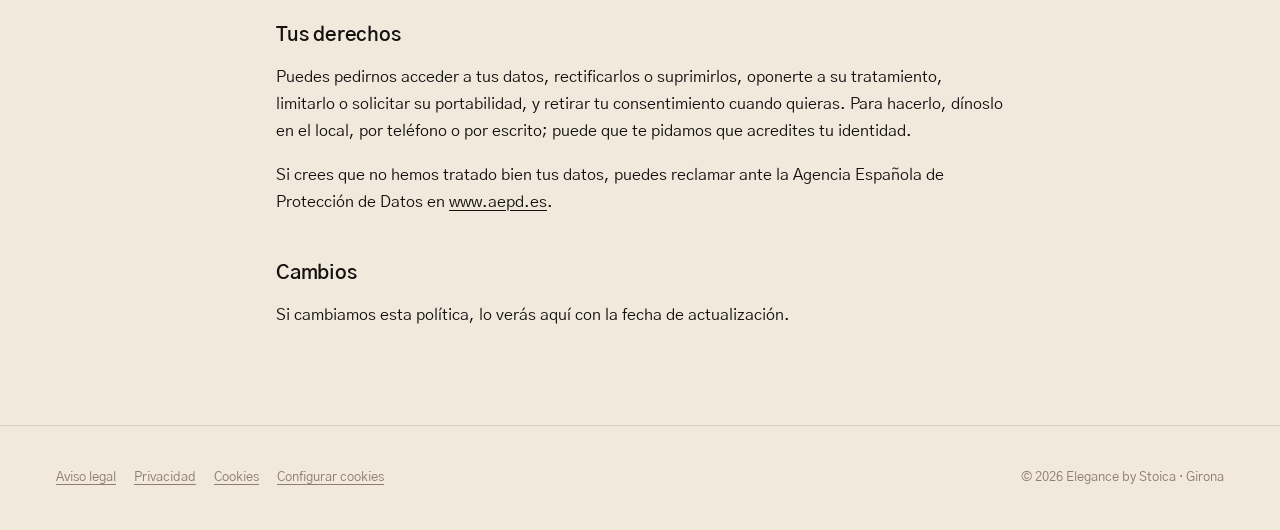
<file: privacidad.html>
<!doctype html>
<html lang="es">
<head>
<meta charset="utf-8">
<meta name="viewport" content="width=device-width, initial-scale=1, viewport-fit=cover">
<title>Política de privacidad · Elegance by Stoica</title>
<meta name="robots" content="noindex, follow">
<meta name="theme-color" content="#14110f">
<link rel="icon" href="assets/favicon.svg" type="image/svg+xml">
<link rel="stylesheet" href="css/fonts.css">
<link rel="stylesheet" href="css/premium.css">
<link rel="stylesheet" href="css/style.css">
<link rel="stylesheet" href="css/legal.css">
</head>
<body class="legal-page">
<header class="legal-top">
  <a class="legal-brand" href="./">Elegance by Stoica</a>
  <a class="legal-back" href="./">&larr; Volver a la web</a>
</header>
<main class="legal">
  <h1>Política de privacidad</h1>
  <p class="upd">Última actualización: 28 de octubre de 2026</p>
  <p>Aquí te contamos, sin letra pequeña, qué datos tuyos tratamos, para qué y qué derechos tienes, conforme al Reglamento General de Protección de Datos (RGPD) y a la Ley Orgánica 3/2018 (LOPDGDD).</p>

  <h2>Responsable</h2>
  <dl>
    <dt>Responsable</dt><dd><mark>Nombre y apellidos o razón social del titular (pendiente)</mark> (Elegance by Stoica)</dd>
    <dt>NIF</dt><dd><mark>NIF / CIF (pendiente)</mark></dd>
    <dt>Domicilio</dt><dd>Gran Via de Jaume I, 6, local 1 · 17001 Girona</dd>
    <dt>Contacto</dt><dd><mark>Teléfono (pendiente)</mark></dd>
    <dt>Correo electrónico</dt><dd><mark>Correo electrónico (pendiente, obligatorio por la LSSI)</mark></dd>
  </dl>

  <h2>Qué datos tratamos y para qué</h2>
  <p><strong>Citas y consultas.</strong> Si nos llamas o nos escribes, tratamos los datos que nos das (nombre, teléfono, el servicio que te interesa, día y hora, y lo que quieras contarnos) para darte cita o responderte. La base legal es la aplicación de medidas precontractuales a petición tuya y, si vienes, la prestación del servicio (art. 6.1.b RGPD). Los conservamos mientras dure la relación y, después, el tiempo que exijan las obligaciones legales.</p>
  <p><strong>Los formularios de la web.</strong> No envían datos a ningún servidor ni los guardan: solo preparan un mensaje que tú decides enviar. No recibimos nada hasta que lo envías.</p>
  <p><strong>Navegación.</strong> La web está alojada en GitHub Pages (GitHub, Inc.). Para servirte las páginas y por seguridad, su servidor registra datos técnicos como tu dirección IP. Nosotros no usamos herramientas de analítica ni de publicidad.</p>
  <p><strong>Mapa de Google.</strong> Solo si lo aceptas se carga un mapa de Google Maps, y Google trata datos de tu navegación según su propia política.</p>

  <h2>Con quién se comparten</h2>
  <p>No vendemos ni cedemos tus datos a nadie, salvo obligación legal. Intervienen estos proveedores, cada uno con su política:</p>
  <ul>
    <li>Instagram (Meta Platforms Ireland Ltd.), si nos escribes por mensaje directo. <a href="https://privacycenter.instagram.com/policy" target="_blank" rel="noopener">Política de privacidad de Instagram</a>.</li>
    <li>Estetical, la plataforma de reservas online, si reservas tu cita a través de micentro.estetical.es. Consulta su política de privacidad en su web.</li>
    <li>GitHub, Inc., que aloja la web. <a href="https://docs.github.com/es/site-policy/privacy-policies/github-general-privacy-statement" target="_blank" rel="noopener">Declaración de privacidad de GitHub</a>.</li>
    <li>Google, solo si cargas el mapa. <a href="https://policies.google.com/privacy?hl=es" target="_blank" rel="noopener">Política de privacidad de Google</a>.</li>
  </ul>
  <p>Algunos de estos proveedores pueden tratar datos fuera del Espacio Económico Europeo, por ejemplo en EE. UU., con las garantías que exige el RGPD, como el Marco de Privacidad de Datos UE-EE. UU. o las cláusulas contractuales tipo.</p>

  <h2>Tus derechos</h2>
  <p>Puedes pedirnos acceder a tus datos, rectificarlos o suprimirlos, oponerte a su tratamiento, limitarlo o solicitar su portabilidad, y retirar tu consentimiento cuando quieras. Para hacerlo, dínoslo en el local, por teléfono o por escrito; puede que te pidamos que acredites tu identidad.</p>
  <p>Si crees que no hemos tratado bien tus datos, puedes reclamar ante la Agencia Española de Protección de Datos en <a href="https://www.aepd.es/" target="_blank" rel="noopener">www.aepd.es</a>.</p>

  <h2>Cambios</h2>
  <p>Si cambiamos esta política, lo verás aquí con la fecha de actualización.</p>
</main>
<footer class="legal-foot">
  <nav class="legal-links" aria-label="Información legal">
    <a href="aviso-legal.html">Aviso legal</a>
    <a href="privacidad.html" aria-current="page">Privacidad</a>
    <a href="cookies.html">Cookies</a>
    <button type="button" data-cookies-open>Configurar cookies</button>
  </nav>
  <p>© 2026 Elegance by Stoica · Girona</p>
</footer>
<script src="js/consent.js" data-site="elegance-by-stoica"></script>
</body>
</html>
</file>
<file: css/fonts.css>
/* Fuentes alojadas en la propia web (sin llamadas a Google) */
@font-face {
  font-family: 'Gothic A1';
  font-style: normal;
  font-weight: 300;
  font-display: swap;
  src: url(../assets/fonts/gothic-a1-normal-300-latin-ext.woff2) format('woff2');
  unicode-range: U+0100-02BA, U+02BD-02C5, U+02C7-02CC, U+02CE-02D7, U+02DD-02FF, U+0304, U+0308, U+0329, U+1D00-1DBF, U+1E00-1E9F, U+1EF2-1EFF, U+2020, U+20A0-20AB, U+20AD-20C4, U+2113, U+2C60-2C7F, U+A720-A7FF;
}
@font-face {
  font-family: 'Gothic A1';
  font-style: normal;
  font-weight: 300;
  font-display: swap;
  src: url(../assets/fonts/gothic-a1-normal-300-latin.woff2) format('woff2');
  unicode-range: U+0000-00FF, U+0131, U+0152-0153, U+02BB-02BC, U+02C6, U+02DA, U+02DC, U+0304, U+0308, U+0329, U+2000-206F, U+20AC, U+2122, U+2191, U+2193, U+2212, U+2215, U+FEFF, U+FFFD;
}
@font-face {
  font-family: 'Gothic A1';
  font-style: normal;
  font-weight: 400;
  font-display: swap;
  src: url(../assets/fonts/gothic-a1-normal-400-latin-ext.woff2) format('woff2');
  unicode-range: U+0100-02BA, U+02BD-02C5, U+02C7-02CC, U+02CE-02D7, U+02DD-02FF, U+0304, U+0308, U+0329, U+1D00-1DBF, U+1E00-1E9F, U+1EF2-1EFF, U+2020, U+20A0-20AB, U+20AD-20C4, U+2113, U+2C60-2C7F, U+A720-A7FF;
}
@font-face {
  font-family: 'Gothic A1';
  font-style: normal;
  font-weight: 400;
  font-display: swap;
  src: url(../assets/fonts/gothic-a1-normal-400-latin.woff2) format('woff2');
  unicode-range: U+0000-00FF, U+0131, U+0152-0153, U+02BB-02BC, U+02C6, U+02DA, U+02DC, U+0304, U+0308, U+0329, U+2000-206F, U+20AC, U+2122, U+2191, U+2193, U+2212, U+2215, U+FEFF, U+FFFD;
}
@font-face {
  font-family: 'Gothic A1';
  font-style: normal;
  font-weight: 600;
  font-display: swap;
  src: url(../assets/fonts/gothic-a1-normal-600-latin-ext.woff2) format('woff2');
  unicode-range: U+0100-02BA, U+02BD-02C5, U+02C7-02CC, U+02CE-02D7, U+02DD-02FF, U+0304, U+0308, U+0329, U+1D00-1DBF, U+1E00-1E9F, U+1EF2-1EFF, U+2020, U+20A0-20AB, U+20AD-20C4, U+2113, U+2C60-2C7F, U+A720-A7FF;
}
@font-face {
  font-family: 'Gothic A1';
  font-style: normal;
  font-weight: 600;
  font-display: swap;
  src: url(../assets/fonts/gothic-a1-normal-600-latin.woff2) format('woff2');
  unicode-range: U+0000-00FF, U+0131, U+0152-0153, U+02BB-02BC, U+02C6, U+02DA, U+02DC, U+0304, U+0308, U+0329, U+2000-206F, U+20AC, U+2122, U+2191, U+2193, U+2212, U+2215, U+FEFF, U+FFFD;
}
@font-face {
  font-family: 'Libre Bodoni';
  font-style: italic;
  font-weight: 400 700;
  font-display: swap;
  src: url(../assets/fonts/libre-bodoni-italic-400-700-latin-ext.woff2) format('woff2');
  unicode-range: U+0100-02BA, U+02BD-02C5, U+02C7-02CC, U+02CE-02D7, U+02DD-02FF, U+0304, U+0308, U+0329, U+1D00-1DBF, U+1E00-1E9F, U+1EF2-1EFF, U+2020, U+20A0-20AB, U+20AD-20C4, U+2113, U+2C60-2C7F, U+A720-A7FF;
}
@font-face {
  font-family: 'Libre Bodoni';
  font-style: italic;
  font-weight: 400 700;
  font-display: swap;
  src: url(../assets/fonts/libre-bodoni-italic-400-700-latin.woff2) format('woff2');
  unicode-range: U+0000-00FF, U+0131, U+0152-0153, U+02BB-02BC, U+02C6, U+02DA, U+02DC, U+0304, U+0308, U+0329, U+2000-206F, U+20AC, U+2122, U+2191, U+2193, U+2212, U+2215, U+FEFF, U+FFFD;
}
@font-face {
  font-family: 'Libre Bodoni';
  font-style: normal;
  font-weight: 400 700;
  font-display: swap;
  src: url(../assets/fonts/libre-bodoni-normal-400-700-latin-ext.woff2) format('woff2');
  unicode-range: U+0100-02BA, U+02BD-02C5, U+02C7-02CC, U+02CE-02D7, U+02DD-02FF, U+0304, U+0308, U+0329, U+1D00-1DBF, U+1E00-1E9F, U+1EF2-1EFF, U+2020, U+20A0-20AB, U+20AD-20C4, U+2113, U+2C60-2C7F, U+A720-A7FF;
}
@font-face {
  font-family: 'Libre Bodoni';
  font-style: normal;
  font-weight: 400 700;
  font-display: swap;
  src: url(../assets/fonts/libre-bodoni-normal-400-700-latin.woff2) format('woff2');
  unicode-range: U+0000-00FF, U+0131, U+0152-0153, U+02BB-02BC, U+02C6, U+02DA, U+02DC, U+0304, U+0308, U+0329, U+2000-206F, U+20AC, U+2122, U+2191, U+2193, U+2212, U+2215, U+FEFF, U+FFFD;
}
</file>
<file: css/premium.css>
/* Kit premium común (lote Girona 2): máscaras de palabras, grano de película, marquesinas y Lenis */
html.lenis, html.lenis body { height: auto; }
.lenis.lenis-smooth { scroll-behavior: auto !important; }
.lenis.lenis-stopped { overflow: hidden; }
.js:not(.ready) [data-hero], .js:not(.ready) [data-split] { visibility: hidden; }
.w { display: inline-block; overflow: hidden; vertical-align: top; padding: 0 .02em .1em; margin: 0 -.02em -.1em; }
.w-i { display: inline-block; will-change: transform; }
[data-img] { overflow: hidden; }
[data-img] img, [data-img] video { transform-origin: 50% 50%; }
[data-mag] { transition: translate .5s cubic-bezier(.2, .9, .3, 1.2); }
/* grano de película sobre toda la web */
.grain::after { content: ""; position: fixed; inset: -50%; z-index: 300; pointer-events: none; opacity: var(--grain, .06);
  background: url("data:image/svg+xml,%3Csvg xmlns='http://www.w3.org/2000/svg' width='220' height='220'%3E%3Cfilter id='n'%3E%3CfeTurbulence type='fractalNoise' baseFrequency='.85' numOctaves='3' stitchTiles='stitch'/%3E%3C/filter%3E%3Crect width='220' height='220' filter='url(%23n)'/%3E%3C/svg%3E");
  animation: grain 1.2s steps(6) infinite; }
@keyframes grain { 0% { translate: 0 0; } 20% { translate: -4% 3%; } 40% { translate: 3% -5%; } 60% { translate: -6% -2%; } 80% { translate: 5% 4%; } 100% { translate: 0 0; } }
/* marquesina infinita */
.mq { overflow: hidden; white-space: nowrap; }
.mq-t { display: inline-flex; animation: mq var(--mq, 30s) linear infinite; }
.mq-t > * { flex: none; }
@keyframes mq { to { transform: translateX(-50%); } }
@media (prefers-reduced-motion: reduce) { .grain::after, .mq-t { animation: none; } }
</file>
<file: css/style.css>
/* Elegance by Stoica · «Persiana»: negro y marfil, el salón en lamas que giran con el cursor y un Bodoni en cursiva gigante */
:root {
  --noir: #14110f; --noir-2: #1d1916; --ivory: #f1e9dc; --sand: #d9c8ae; --linen: #e6d9c5; --taupe: #8f7d70; --mute: #a39686; --line: #f1e9dc21; --line-d: #14110f1f;
  --f-d: "Libre Bodoni", "Bodoni 72", Didot, Georgia, serif; --f-b: "Gothic A1", system-ui, sans-serif;
  --ease: cubic-bezier(.16, 1, .3, 1); --pad: clamp(16px, 5vw, 80px);
  --c-bg: var(--ivory); --c-card: #fff; --c-ink: var(--noir); --c-mute: var(--taupe); --c-line: var(--line-d); --c-acc: var(--noir); --c-acc-ink: var(--ivory);
}
*, *::before, *::after { box-sizing: border-box; }
html { -webkit-text-size-adjust: 100%; }
body { margin: 0; background: var(--noir); color: var(--ivory); font: 300 17px/1.7 var(--f-b); -webkit-font-smoothing: antialiased; overflow-x: hidden; --grain: .05; }
img { display: block; max-width: 100%; height: auto; }
a { color: inherit; }
::selection { background: var(--sand); color: var(--noir); }
:focus-visible { outline: 1px solid var(--sand); outline-offset: 4px; }
.skip { position: absolute; left: 12px; top: -60px; z-index: 100; padding: 10px 16px; background: var(--ivory); color: var(--noir); }
.skip:focus { top: 12px; }
h1, h2, h3 { margin: 0; font-family: var(--f-d); font-weight: 400; line-height: 1.06; }
h2 { font-size: clamp(40px, 5.4vw, 86px); letter-spacing: -.01em; }
.btn { display: inline-flex; align-items: center; justify-content: center; min-height: 54px; padding: 0 30px; background: var(--ivory); color: var(--noir); border: 1px solid var(--ivory); text-decoration: none; font: 600 12px/1 var(--f-b); letter-spacing: .2em; text-transform: uppercase; }
.btn-line { background: none; color: var(--ivory); border-color: #f1e9dc59; }
.btn-sm { min-height: 40px; padding: 0 18px; font-size: 11px; }
@media (hover: hover) and (pointer: fine) { .btn { transition: background .4s, color .4s, border-color .4s; } .btn:hover { background: var(--sand); border-color: var(--sand); color: var(--noir); } }

/* ---------- cabecera ---------- */
.top { position: fixed; z-index: 50; inset: 0 0 auto; display: flex; align-items: center; justify-content: space-between; gap: 16px; padding: 14px var(--pad); transition: background .4s, translate .6s var(--ease); }
.top::before { content: ""; position: absolute; inset: 0 0 -30px; z-index: -1; background: linear-gradient(#14110fd9, #14110f00); pointer-events: none; transition: opacity .4s; }
.top.solid { background: #14110fe8; backdrop-filter: blur(14px); }
.top.solid::before { opacity: 0; }
.top.hide { translate: 0 -100%; }
.brand { display: flex; align-items: baseline; gap: 8px; text-decoration: none; }
.brand em { font: italic 400 28px/1 var(--f-d); }
.brand small { font: 600 10px/1 var(--f-b); letter-spacing: .3em; text-transform: uppercase; color: var(--sand); }
.nav { display: flex; gap: 30px; }
.nav a { text-decoration: none; color: #f1e9dcb8; font: 600 11px/1 var(--f-b); letter-spacing: .2em; text-transform: uppercase; }
.top-r { display: flex; align-items: center; gap: 12px; }
.langs { display: flex; padding: 3px; border: 1px solid #f1e9dc33; background: #14110f99; backdrop-filter: blur(8px); }
.langs button { min-width: 36px; min-height: 32px; border: 0; background: none; color: #f1e9dc99; font: 600 11px/1 var(--f-b); cursor: pointer; }
.langs button[aria-pressed="true"] { background: var(--ivory); color: var(--noir); }
@media (hover: hover) and (pointer: fine) { .nav a { transition: color .3s; } .nav a:hover { color: var(--ivory); } }
@media (max-width: 980px) { .nav { display: none; } }
@media (max-width: 440px) { .top-r .btn-sm { display: none; } .brand small { display: none; } }

/* ---------- portada ---------- */
.hero { position: relative; min-height: 100svh; display: grid; align-items: end; padding: 120px var(--pad) clamp(28px, 6vh, 64px); overflow: hidden; isolation: isolate; background: var(--noir); }
.slats { position: absolute; top: 0; right: 0; bottom: 0; width: 52vw; display: flex; perspective: 1600px; z-index: -1; }
.sl { position: relative; flex: 1; overflow: hidden; backface-visibility: hidden; }
.sl img { position: absolute; top: 0; left: calc(var(--i) * -100%); width: calc(var(--n) * 100%); max-width: none; height: 100%; object-fit: cover; }
.sl::after { content: ""; position: absolute; inset: 0; background: linear-gradient(90deg, #14110f 0%, #14110f00 70%); opacity: var(--sh, 0); pointer-events: none; }
.sl.r::after { background: linear-gradient(270deg, #14110f 0%, #14110f00 70%); }
.slats::after { content: ""; position: absolute; inset: 0; pointer-events: none; background: linear-gradient(105deg, #fff0 42%, #fff8 50%, #fff0 58%) no-repeat; background-size: 260% 100%; background-position: 160% 0; mix-blend-mode: soft-light; animation: sheen 8s cubic-bezier(.6, 0, .3, 1) 2.4s infinite; }
@keyframes sheen { 0% { background-position: 160% 0; } 55%, 100% { background-position: -60% 0; } }
.word { position: absolute; z-index: 2; left: clamp(10px, 3.4vw, 56px); top: clamp(70px, 10vh, 104px); margin: 0; font: italic 400 clamp(84px, 17.5vw, 300px)/.82 var(--f-d); letter-spacing: -.035em; color: var(--ivory); text-shadow: 0 10px 50px #14110f99, 0 2px 4px #14110f66; white-space: nowrap; pointer-events: none; }
.word span { display: inline-block; }
.hero-in { position: relative; z-index: 3; max-width: min(40vw, 540px); }
.eyebrow { margin: 0 0 18px; font: 600 11px/1.4 var(--f-b); letter-spacing: .3em; text-transform: uppercase; color: var(--sand); }
.hero h1 { font-size: clamp(30px, 3.3vw, 54px); }
.hero-p { margin: 18px 0 0; max-width: 40ch; color: #f1e9dcb8; }
.hero-cta { display: flex; flex-wrap: wrap; gap: 12px; margin-top: 28px; }
.hero-meta { display: flex; flex-wrap: wrap; align-items: center; gap: 12px 22px; margin-top: 26px; }
.rate { margin: 0; font-size: 14px; color: var(--mute); }
.rate b { font: 400 24px/1 var(--f-d); color: var(--ivory); }
.tongues { display: flex; gap: 6px; margin: 0; padding: 0; list-style: none; }
.tongues li { padding: 6px 9px; border: 1px solid var(--line); font: 600 10px/1 var(--f-b); letter-spacing: .16em; color: var(--sand); }
@media (max-width: 860px) {
  .hero { display: block; min-height: 0; padding: calc(60svh + 26px) var(--pad) 48px; }
  .slats { left: 0; width: auto; bottom: auto; height: 60svh; }
  .slats::before { content: ""; position: absolute; inset: auto 0 0; height: 40%; z-index: 2; background: linear-gradient(#14110f00, var(--noir)); pointer-events: none; }
  .word { top: auto; bottom: calc(100% - 60svh + 4px); font-size: 25vw; left: 12px; }
  .hero-in { max-width: none; }
}

/* ---------- color ---------- */
.color { background: var(--ivory); color: var(--noir); }
.c-pin { display: grid; grid-template-columns: 1fr 1fr; gap: clamp(28px, 6vw, 110px); align-items: center; min-height: 100svh; padding: clamp(90px, 10vw, 130px) var(--pad) clamp(70px, 8vw, 110px); }
.c-txt h2 { max-width: 12ch; }
.c-p { margin: 22px 0 34px; max-width: 42ch; color: var(--taupe); font-size: 18px; }
.tones { margin: 0; padding: 0; list-style: none; border-top: 1px solid var(--line-d); }
.tones li { display: grid; grid-template-columns: 52px 1fr; padding: 18px 0; border-bottom: 1px solid var(--line-d); transition: opacity .6s var(--ease); }
.tones span { font: italic 400 18px/1.6 var(--f-d); color: var(--taupe); }
.tones h3 { font-size: clamp(26px, 2.4vw, 36px); }
.tones p { grid-column: 2; margin: 6px 0 0; font-size: 15px; color: var(--taupe); }
.c-stage { display: flex; gap: 12px; overflow-x: auto; scroll-snap-type: x mandatory; scrollbar-width: none; }
.c-stage::-webkit-scrollbar { display: none; }
.st { flex: 0 0 min(72%, 340px); aspect-ratio: 4 / 5; margin: 0; overflow: hidden; scroll-snap-align: start; }
.st img { width: 100%; height: 100%; object-fit: cover; }
.st-n { display: none; }
.pin .c-stage { display: block; position: relative; justify-self: center; width: min(100%, 62svh); aspect-ratio: 4 / 5; overflow: visible; }
.pin .st { position: absolute; inset: 0; }
.pin .st-n { display: block; position: absolute; right: 0; bottom: -40px; margin: 0; font-size: 13px; letter-spacing: .2em; color: var(--taupe); }
.pin .st-n b { font: italic 400 22px/1 var(--f-d); color: var(--noir); }
.pin .tones li { opacity: .3; }
.pin .tones li.on { opacity: 1; }
@media (max-width: 860px) { .c-pin { grid-template-columns: 1fr; min-height: 0; } }

/* ---------- servicios ---------- */
.servicios { padding: clamp(90px, 11vw, 160px) var(--pad); background: var(--noir); }
.s-head { display: grid; grid-template-columns: 1.4fr .6fr; gap: clamp(28px, 5vw, 80px); align-items: end; margin-bottom: clamp(44px, 6vw, 90px); }
.s-head h2 { max-width: 13ch; }
.s-img { margin: 0; }
.s-img img { width: 100%; aspect-ratio: 480 / 490; object-fit: cover; }
.s-img figcaption { margin-top: 10px; font-size: 13px; color: var(--mute); }
.carta { display: grid; grid-template-columns: repeat(3, 1fr); border-top: 1px solid var(--line); }
.col { padding: 34px 28px 0 0; }
.col + .col { padding-left: 28px; border-left: 1px solid var(--line); }
.col h3 { margin-bottom: 20px; font: italic 400 clamp(26px, 2.3vw, 34px)/1.1 var(--f-d); color: var(--sand); }
.col ul { margin: 0; padding: 0; list-style: none; }
.col li { padding: 13px 0; border-bottom: 1px solid var(--line); font-size: 17px; transition: padding .5s var(--ease), color .4s; }
.note { grid-column: 1 / -1; margin: 34px 0 0; font-size: 14px; color: var(--mute); }
@media (hover: hover) and (pointer: fine) { .col li:hover { padding-left: 10px; color: var(--sand); } }
@media (max-width: 860px) { .s-head, .carta { grid-template-columns: 1fr; } .s-img { max-width: 360px; } .col, .col + .col { padding: 30px 0 0; border-left: 0; } }

/* ---------- opiniones ---------- */
.opiniones { padding: clamp(90px, 11vw, 160px) var(--pad); background: var(--linen); color: var(--noir); text-align: center; }
.o-h { margin-bottom: clamp(30px, 4vw, 56px); font: 600 12px/1.4 var(--f-b); letter-spacing: .3em; text-transform: uppercase; color: var(--taupe); }
.quote { margin: 0 auto; max-width: 1100px; }
.quote blockquote { margin: 0; }
.quote p { margin: 0; font: italic 400 clamp(24px, 2.9vw, 44px)/1.28 var(--f-d); }
.quote figcaption { margin-top: 30px; font-size: 15px; }
.stars { margin-right: 10px; letter-spacing: .2em; }
.o-rate { margin: clamp(50px, 7vw, 90px) 0 0; color: var(--taupe); font-size: 15px; }
.o-rate b { display: block; font: 400 clamp(90px, 12vw, 190px)/.85 var(--f-d); color: var(--noir); }

/* ---------- idiomas ---------- */
.idiomas { padding: clamp(80px, 10vw, 140px) 0; background: var(--noir); text-align: center; overflow: hidden; }
.idiomas .mq { --mq: 42s; margin-bottom: clamp(30px, 4vw, 50px); }
.idiomas .mq-t { align-items: center; }
.idiomas .mq-t span { padding: 0 .35em; font: italic 400 clamp(60px, 9vw, 150px)/1.15 var(--f-d); color: transparent; -webkit-text-stroke: 1px var(--sand); }
.idiomas .mq-t i { width: 12px; height: 12px; border-radius: 50%; background: var(--sand); }
.i-txt { padding: 0 var(--pad); }
.i-txt h2 { font-size: clamp(34px, 4vw, 62px); }
.i-txt p { margin: 14px 0 0; color: var(--mute); }

/* ---------- visita ---------- */
.visita { display: grid; grid-template-columns: .8fr 1.2fr; gap: clamp(28px, 6vw, 100px); align-items: start; padding: clamp(90px, 10vw, 140px) var(--pad); background: var(--ivory); color: var(--noir); }
.v-img { margin: 0; }
.v-img img { width: 100%; aspect-ratio: 515 / 640; object-fit: cover; }
.visita h2 { font-size: clamp(36px, 4.4vw, 68px); }
.v-txt > p { margin: 20px 0 28px; max-width: 44ch; color: var(--taupe); }
.visita dl { display: grid; grid-template-columns: auto 1fr; gap: 12px 26px; margin: 0 0 30px; }
.visita dt { font: 600 11px/2 var(--f-b); letter-spacing: .2em; text-transform: uppercase; color: var(--taupe); }
.visita dd { margin: 0; }
.visita .btn { background: var(--noir); color: var(--ivory); border-color: var(--noir); }
.v-map { min-height: 320px; margin-top: 34px; }
@media (max-width: 860px) { .visita { grid-template-columns: 1fr; } .v-img { max-width: 420px; } .visita dl { grid-template-columns: 1fr; gap: 2px; } .visita dd { margin-bottom: 12px; } }

/* ---------- pie ---------- */
.foot { padding: clamp(40px, 6vw, 70px) var(--pad) 26px; background: var(--noir); color: var(--mute); overflow: hidden; }
.foot-word { margin: 0 0 24px; font: italic 400 clamp(70px, 15vw, 250px)/.85 var(--f-d); letter-spacing: -.03em; color: var(--ivory); white-space: nowrap; }
.foot-word span { font: 600 clamp(10px, 1.1vw, 16px)/1 var(--f-b); letter-spacing: .3em; text-transform: uppercase; color: var(--sand); vertical-align: middle; }
.foot-row { display: flex; flex-wrap: wrap; justify-content: space-between; gap: 12px 24px; font-size: 13px; }
.foot-row p { margin: 0; }
.foot-links { display: flex; flex-wrap: wrap; gap: 18px; }
.foot-links a, .foot-links button { color: inherit; font: inherit; background: none; border: 0; padding: 0; cursor: pointer; text-decoration: underline; text-underline-offset: 3px; }
</file>
<file: css/legal.css>
/* Común a todas las webs del lote: aviso de cookies, panel, mapa con consentimiento y páginas legales.
   Usa las variables de cada web: --c-bg --c-card --c-ink --c-mute --c-line --c-acc --c-acc-ink --f-d --f-b --r */

/* ---------- aviso de cookies ---------- */
.ck { position: fixed; z-index: 9000; left: 16px; bottom: 16px; width: min(440px, calc(100vw - 32px)); padding: 20px 20px 18px; background: var(--c-card); color: var(--c-ink); border: 1px solid var(--c-line); border-radius: var(--r, 14px); box-shadow: 0 24px 60px -20px rgba(0,0,0,.45); font: 400 14px/1.5 var(--f-b); opacity: 0; translate: 0 24px; transition: opacity .45s cubic-bezier(.2,.8,.2,1), translate .55s cubic-bezier(.2,.8,.2,1); pointer-events: none; }
.ck.show { opacity: 1; translate: 0 0; pointer-events: auto; }
.ck-h { margin: 0 0 6px; font: 600 16px/1.3 var(--f-b); }
.ck-p { margin: 0 0 14px; color: var(--c-mute); }
.ck-p a, .ck-more a { color: inherit; text-decoration: underline; text-underline-offset: 3px; }
.ck-btns { display: flex; flex-wrap: wrap; gap: 8px; }
.ck-b { flex: 1 1 auto; min-height: 42px; padding: 0 14px; border: 1px solid var(--c-line); border-radius: 999px; background: transparent; color: var(--c-ink); font: 600 13px/1 var(--f-b); }
.ck-b.ck-main { background: var(--c-acc); border-color: var(--c-acc); color: var(--c-acc-ink); }
.ck-b:focus-visible, .ck-x:focus-visible, .cc-map-btn:focus-visible { outline: 2px solid var(--c-acc); outline-offset: 2px; }
@media (hover: hover) and (pointer: fine) { .ck-b { transition: background .25s, border-color .25s; } .ck-b:hover { border-color: var(--c-ink); } .ck-b.ck-main:hover { filter: brightness(1.08); } }

.ck-dlg { width: min(520px, calc(100vw - 32px)); padding: 0; border: 1px solid var(--c-line); border-radius: var(--r, 14px); background: var(--c-card); color: var(--c-ink); font: 400 14px/1.5 var(--f-b); }
.ck-dlg::backdrop { background: rgba(0,0,0,.55); backdrop-filter: blur(3px); }
.ck-in { padding: 22px; display: grid; gap: 14px; }
.ck-top { display: flex; align-items: center; justify-content: space-between; gap: 12px; }
.ck-ph { margin: 0; font: 600 18px/1.2 var(--f-b); }
.ck-x { width: 40px; height: 40px; border: 1px solid var(--c-line); border-radius: 50%; background: none; color: inherit; font-size: 22px; line-height: 1; }
.ck-row { display: flex; gap: 16px; align-items: center; justify-content: space-between; padding: 14px 0; border-top: 1px solid var(--c-line); }
.ck-row b { display: block; margin-bottom: 2px; }
.ck-row p { margin: 0; color: var(--c-mute); font-size: 13px; }
.ck-fixed { flex: none; font-size: 12px; color: var(--c-mute); }
.ck-sw { position: relative; flex: none; width: 46px; height: 26px; }
.ck-sw input { position: absolute; inset: 0; opacity: 0; margin: 0; }
.ck-sw i { position: absolute; inset: 0; border-radius: 99px; background: var(--c-line); transition: background .25s; }
.ck-sw i::after { content: ""; position: absolute; top: 3px; left: 3px; width: 20px; height: 20px; border-radius: 50%; background: var(--c-card); box-shadow: 0 1px 3px rgba(0,0,0,.3); transition: translate .25s cubic-bezier(.3,.7,.2,1); }
.ck-sw input:checked + i { background: var(--c-acc); }
.ck-sw input:checked + i::after { translate: 20px 0; }
.ck-sw input:focus-visible + i { outline: 2px solid var(--c-acc); outline-offset: 2px; }
.ck-more { margin: 0; font-size: 13px; color: var(--c-mute); }

/* ---------- mapa con consentimiento ---------- */
.cc-map { position: relative; overflow: hidden; border-radius: var(--r, 14px); background: var(--c-card); border: 1px solid var(--c-line); min-height: 280px; }
.cc-map iframe { position: absolute; inset: 0; width: 100%; height: 100%; border: 0; }
.cc-map-ph { position: absolute; inset: 0; display: grid; place-content: center; gap: 14px; padding: 24px; text-align: center; color: var(--c-mute); font: 400 14px/1.5 var(--f-b); }
.cc-map-ph p { margin: 0; max-width: 32ch; }
.cc-map-btn { justify-self: center; min-height: 42px; padding: 0 20px; border-radius: 999px; border: 1px solid var(--c-ink); background: none; color: var(--c-ink); font: 600 13px/1 var(--f-b); }

/* ---------- páginas legales ---------- */
.legal-page { background: var(--c-bg); color: var(--c-ink); font: 400 16px/1.7 var(--f-b); margin: 0; }
.legal-top { display: flex; align-items: center; justify-content: space-between; gap: 16px; padding: 20px clamp(16px, 5vw, 56px); border-bottom: 1px solid var(--c-line); }
.legal-brand { font: 400 22px/1 var(--f-d); color: inherit; text-decoration: none; }
.legal-back { display: inline-flex; align-items: center; gap: 8px; min-height: 42px; padding: 0 16px; border: 1px solid var(--c-line); border-radius: 999px; color: inherit; text-decoration: none; font-size: 14px; }
.legal { max-width: 760px; margin: 0 auto; padding: clamp(40px, 8vw, 90px) 16px 80px; }
.legal h1 { margin: 0 0 8px; font: 400 clamp(36px, 7vw, 64px)/1.05 var(--f-d); }
.legal h2 { margin: 44px 0 10px; font: 600 20px/1.3 var(--f-b); }
.legal .upd { color: var(--c-mute); font-size: 14px; margin: 0 0 28px; }
.legal a { color: inherit; text-underline-offset: 3px; }
.legal dl { display: grid; grid-template-columns: minmax(120px, 30%) 1fr; gap: 8px 18px; margin: 16px 0; padding: 18px; border: 1px solid var(--c-line); border-radius: var(--r, 14px); background: var(--c-card); }
.legal dt { color: var(--c-mute); }
.legal dd { margin: 0; }
.legal mark { background: #ffe36e; color: #1a1a1a; padding: 0 4px; border-radius: 3px; }
.legal table { width: 100%; border-collapse: collapse; margin: 16px 0; font-size: 14px; }
.legal th, .legal td { text-align: left; vertical-align: top; padding: 10px 8px; border-bottom: 1px solid var(--c-line); }
.legal-btn { display: inline-flex; align-items: center; min-height: 44px; padding: 0 20px; border-radius: 999px; border: 1px solid var(--c-ink); background: none; color: var(--c-ink); font: 600 14px/1 var(--f-b); margin: 6px 0 12px; }
.legal-foot { padding: 28px clamp(16px, 5vw, 56px); border-top: 1px solid var(--c-line); display: flex; flex-wrap: wrap; gap: 12px 24px; align-items: center; justify-content: space-between; font-size: 13px; color: var(--c-mute); }
.legal-links { display: flex; flex-wrap: wrap; gap: 6px 18px; }
.legal-links a, .legal-links button { color: inherit; background: none; border: 0; padding: 0; font: inherit; text-decoration: underline; text-underline-offset: 3px; }
@media (max-width: 560px) { .legal dl { grid-template-columns: 1fr; gap: 2px; } .legal dd { margin-bottom: 10px; } .legal table { display: block; overflow-x: auto; } }
</file>
